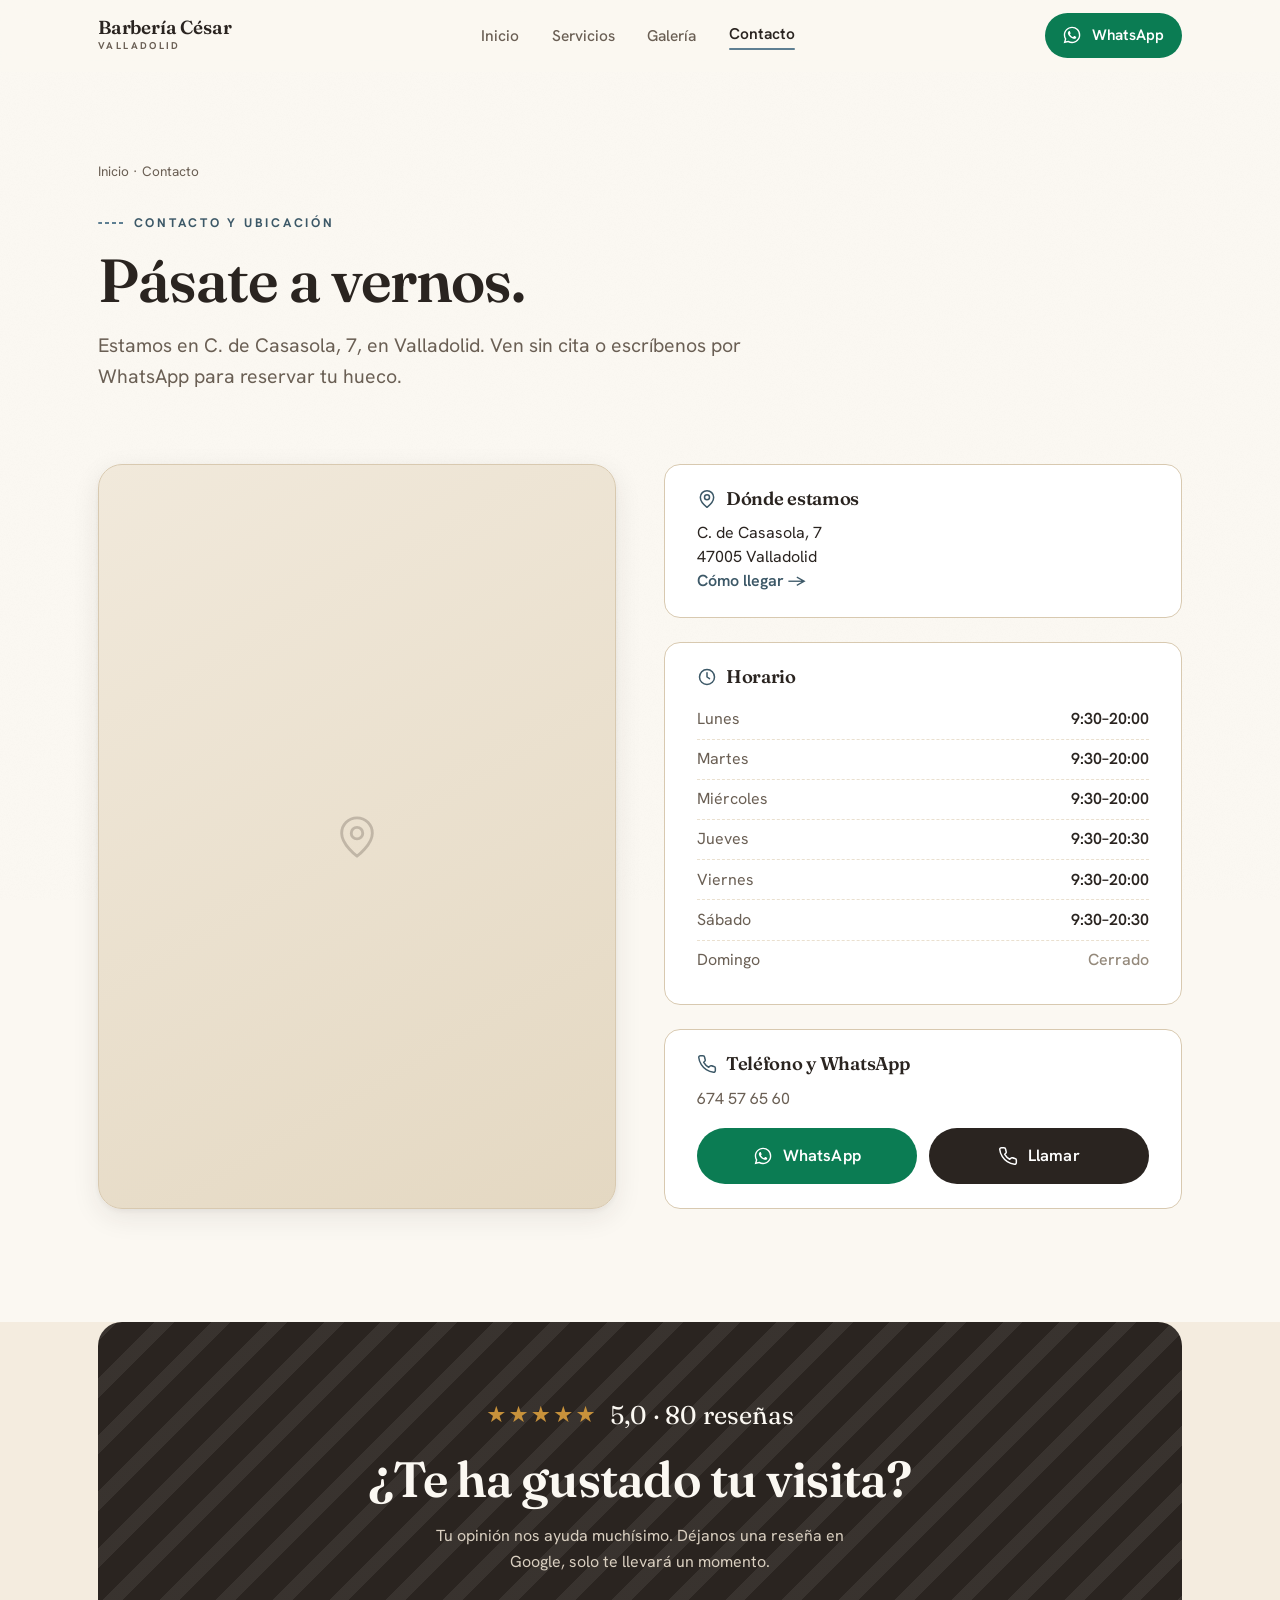
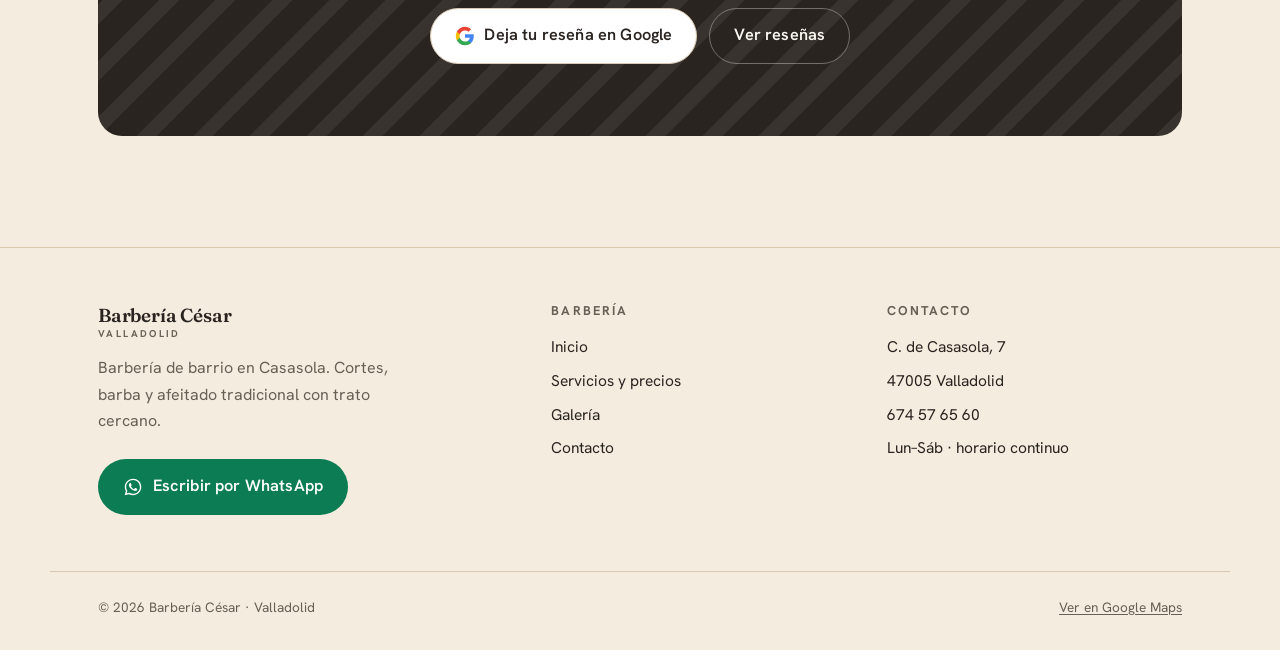
<file: contacto.html>
<!DOCTYPE html>
<html lang="es">
<head>
<meta charset="UTF-8">
<meta name="viewport" content="width=device-width, initial-scale=1">
<title>Contacto · Barbería César Valladolid</title>
<meta name="description" content="Cómo llegar a Barbería César: C. de Casasola, 7, 47005 Valladolid. Horario, teléfono, WhatsApp y reseñas en Google.">
<link rel="icon" type="image/svg+xml" href="[data-uri]">
<link rel="preconnect" href="https://fonts.googleapis.com">
<link rel="preconnect" href="https://fonts.gstatic.com" crossorigin>
<script>document.documentElement.className+=" js";</script>
<style>
/* ============================================================
   Barbería César — Valladolid
   Paleta cálida y relajante (marfil / arena / espresso)
   con un acento azul tomado del propio escaparate.
   ============================================================ */

/* ---------- Tipografías ---------- */
@import url('https://fonts.googleapis.com/css2?family=Fraunces:opsz,wght@9..144,400;9..144,500;9..144,600;9..144,700&family=Hanken+Grotesk:wght@400;500;600;700&display=swap');

/* ---------- Tokens ---------- */
:root{
  /* Color */
  --paper:#FBF8F2;       /* fondo marfil cálido */
  --paper-2:#F4ECDF;     /* sección alterna */
  --sand:#EAE0CF;        /* tarjetas / lavados suaves */
  --sand-deep:#D8C9B0;   /* líneas y bordes */
  --ink:#2A2420;         /* texto espresso */
  --ink-2:#6A5F54;       /* texto secundario */
  --ink-3:#94897B;       /* tenue (solo decorativo) */
  --blue:#5E7F92;        /* azul del escaparate (decorativo) */
  --blue-deep:#3C5867;   /* azul para texto/enlaces */
  --blue-tint:#E7EDEF;   /* lavado azulado */
  --wa:#0B7C53;          /* WhatsApp (texto blanco accesible) */
  --wa-hover:#0A6E4A;
  --white:#ffffff;

  /* Tipografía */
  --serif:'Fraunces', Georgia, 'Times New Roman', serif;
  --sans:'Hanken Grotesk', system-ui, -apple-system, Segoe UI, Roboto, sans-serif;

  /* Escala de espaciado (base 8) */
  --s-1:.25rem; --s0:.5rem; --s1:.75rem; --s2:1rem; --s3:1.5rem;
  --s4:2rem; --s5:2.5rem; --s6:3.5rem; --s7:5rem; --s8:7rem;

  /* Layout */
  --container:1180px;
  --gutter:clamp(1.25rem, 5vw, 3rem);
  --section-y:clamp(3.5rem, 8vw, 6.5rem);
  --radius-sm:10px;
  --radius:16px;
  --radius-lg:24px;

  /* Sombras suaves */
  --shadow-sm:0 1px 2px rgba(42,36,32,.05), 0 2px 8px rgba(42,36,32,.04);
  --shadow:0 8px 28px rgba(42,36,32,.09), 0 2px 6px rgba(42,36,32,.05);
  --shadow-lg:0 22px 55px rgba(42,36,32,.14);

  --ease:cubic-bezier(.22,.61,.36,1);
}

/* ---------- Reset ---------- */
*,*::before,*::after{box-sizing:border-box}
html{-webkit-text-size-adjust:100%;scroll-behavior:smooth;scroll-padding-top:5rem}
@media (prefers-reduced-motion:reduce){html{scroll-behavior:auto}}
body{
  margin:0;
  font-family:var(--sans);
  font-size:1rem;
  line-height:1.65;
  color:var(--ink);
  background:var(--paper);
  -webkit-font-smoothing:antialiased;
  text-rendering:optimizeLegibility;
  -webkit-tap-highlight-color:transparent;
  overflow-x:hidden;
}
img,svg{display:block;max-width:100%;height:auto}
a{color:inherit;text-decoration:none}
button{font-family:inherit}
ul{margin:0;padding:0;list-style:none}

/* Atmósfera: grano cálido muy sutil sobre el fondo */
body::before{
  content:"";
  position:fixed;inset:0;
  pointer-events:none;z-index:0;
  opacity:.5;
  background-image:url("data:image/svg+xml,%3Csvg xmlns='http://www.w3.org/2000/svg' width='140' height='140'%3E%3Cfilter id='n'%3E%3CfeTurbulence type='fractalNoise' baseFrequency='0.85' numOctaves='2' stitchTiles='stitch'/%3E%3CfeColorMatrix type='saturate' values='0'/%3E%3C/filter%3E%3Crect width='100%25' height='100%25' filter='url(%23n)' opacity='0.04'/%3E%3C/svg%3E");
}

/* ---------- Tipografía base ---------- */
h1,h2,h3,h4{font-family:var(--serif);font-weight:600;line-height:1.1;color:var(--ink);margin:0;letter-spacing:-.015em;text-wrap:balance}
h1{font-size:clamp(2.3rem,6.5vw,4.6rem);font-weight:600;line-height:1.06}
h2{font-size:clamp(1.78rem,4.2vw,3.1rem)}
h3{font-size:clamp(1.25rem,2.5vw,1.65rem)}
p{margin:0}

.eyebrow{
  font-family:var(--sans);
  font-size:.78rem;
  font-weight:700;
  letter-spacing:.22em;
  text-transform:uppercase;
  color:var(--blue-deep);
  display:inline-flex;align-items:center;gap:.6rem;
}
.eyebrow::before{
  content:"";width:26px;height:2px;border-radius:2px;
  background:repeating-linear-gradient(90deg,var(--blue) 0 4px, transparent 4px 7px);
}

.lead{font-size:clamp(1.05rem,1.6vw,1.22rem);color:var(--ink-2);line-height:1.6;max-width:60ch;text-wrap:pretty}

/* ---------- Layout ---------- */
.wrap{max-width:var(--container);margin-inline:auto;padding-inline:var(--gutter);position:relative;z-index:1}
.section{padding-block:var(--section-y);position:relative;z-index:1}
.section--tint{background:var(--paper-2)}
.section--sand{background:linear-gradient(180deg,var(--paper) 0%, var(--paper-2) 100%)}
.section-head{max-width:62ch;margin-bottom:var(--s5)}
.section-head .eyebrow{margin-bottom:var(--s2)}
.section-head h2 + p{margin-top:var(--s2)}

.center{text-align:center;margin-inline:auto}

/* ---------- Botones ---------- */
.btn{
  --btn-bg:var(--ink);--btn-fg:var(--white);--btn-bd:transparent;
  display:inline-flex;align-items:center;justify-content:center;gap:.6rem;
  min-height:52px;padding:.85rem 1.5rem;
  background:var(--btn-bg);color:var(--btn-fg);
  border:1.5px solid var(--btn-bd);border-radius:999px;
  font-size:1.02rem;font-weight:600;letter-spacing:.01em;cursor:pointer;
  transition:transform .18s var(--ease), box-shadow .18s var(--ease), background .18s var(--ease), color .18s var(--ease), border-color .18s var(--ease);
  touch-action:manipulation;
}
.btn svg{width:20px;height:20px;flex:none}
.btn:hover{transform:translateY(-2px);box-shadow:var(--shadow)}
.btn:active{transform:translateY(0)}
.btn:focus-visible{outline:3px solid var(--blue);outline-offset:3px}

.btn--wa{--btn-bg:var(--wa);--btn-fg:var(--white)}
.btn--wa:hover{--btn-bg:var(--wa-hover)}
.btn--dark{--btn-bg:var(--ink);--btn-fg:var(--white)}
.btn--ghost{--btn-bg:transparent;--btn-fg:var(--ink);--btn-bd:var(--sand-deep)}
.btn--ghost:hover{--btn-bg:var(--white);--btn-bd:var(--ink)}
.btn--light{--btn-bg:var(--white);--btn-fg:var(--ink);--btn-bd:var(--sand-deep)}
.btn--light:hover{--btn-bd:var(--ink)}
.btn--block{width:100%}

.btn-row{display:flex;flex-wrap:wrap;gap:var(--s1)}

/* ---------- Header ---------- */
.site-header{
  position:sticky;top:0;z-index:100;
  background:color-mix(in srgb, var(--paper) 86%, transparent);
  backdrop-filter:blur(12px);-webkit-backdrop-filter:blur(12px);
  border-bottom:1px solid transparent;
  transition:border-color .3s var(--ease), background .3s var(--ease);
}
.site-header.is-scrolled{border-bottom-color:var(--sand-deep);background:color-mix(in srgb, var(--paper) 94%, transparent)}
.header-inner{
  max-width:var(--container);margin-inline:auto;padding:.75rem var(--gutter);
  display:flex;align-items:center;justify-content:space-between;gap:1rem;
}
.brand{display:inline-flex;align-items:center;gap:.65rem;z-index:60}
.brand__text{display:flex;flex-direction:column;line-height:1}
.brand__name{font-family:var(--serif);font-weight:600;font-size:1.18rem;letter-spacing:-.01em}
.brand__sub{font-size:.62rem;font-weight:700;letter-spacing:.24em;text-transform:uppercase;color:var(--ink-2);margin-top:.2rem}

.nav{display:flex;align-items:center;gap:.35rem}
.nav a{
  padding:.55rem .85rem;border-radius:999px;
  font-weight:500;font-size:.97rem;color:var(--ink-2);
  transition:color .15s var(--ease), background .15s var(--ease);
}
.nav a:hover{color:var(--ink);background:var(--sand)}
.nav a.is-active{color:var(--ink);font-weight:600}
.nav a.is-active::after{
  content:"";display:block;height:2px;margin-top:.1rem;border-radius:2px;
  background:var(--blue);
}
.header-actions{display:flex;align-items:center;gap:.5rem}
.header-actions .btn{min-height:44px;padding:.55rem 1.05rem;font-size:.95rem}

/* hamburguesa */
.nav-toggle{
  display:none;width:46px;height:46px;border:1.5px solid var(--sand-deep);
  background:var(--white);border-radius:12px;cursor:pointer;
  align-items:center;justify-content:center;
  position:relative;z-index:60;
}
.nav-toggle span,.nav-toggle span::before,.nav-toggle span::after{
  content:"";display:block;width:20px;height:2px;background:var(--ink);border-radius:2px;
  transition:transform .25s var(--ease), opacity .2s var(--ease);
}
.nav-toggle span{position:relative}
.nav-toggle span::before{position:absolute;top:-6px}
.nav-toggle span::after{position:absolute;top:6px}
.nav-toggle[aria-expanded="true"] span{background:transparent}
.nav-toggle[aria-expanded="true"] span::before{transform:translateY(6px) rotate(45deg)}
.nav-toggle[aria-expanded="true"] span::after{transform:translateY(-6px) rotate(-45deg)}

/* ---------- Hero ---------- */
.hero{position:relative;overflow:hidden}
.hero__grid{
  display:grid;grid-template-columns:1.05fr .95fr;gap:clamp(2rem,5vw,4.5rem);
  align-items:center;
  padding-block:clamp(3rem,7vw,5.5rem);
}
.hero__content{max-width:34rem}
.hero h1{margin-top:var(--s3)}
.hero h1 em{font-style:italic;color:var(--blue-deep)}
.hero__lead{margin-top:var(--s3)}
.hero__cta{margin-top:var(--s4)}
.hero__meta{display:flex;flex-wrap:wrap;gap:1.5rem 2rem;margin-top:var(--s5);padding-top:var(--s4);border-top:1px solid var(--sand-deep)}
.hero__stat{display:flex;flex-direction:column;gap:.15rem}
.hero__stat b{font-family:var(--serif);font-size:1.7rem;font-weight:600;line-height:1}
.hero__stat span{font-size:.85rem;color:var(--ink-2);letter-spacing:.02em}
.stars{color:#C8923B;letter-spacing:.1em;font-size:1rem}

.hero__media{position:relative}
.hero__media img{
  width:100%;aspect-ratio:4/5;object-fit:cover;object-position:center;
  border-radius:var(--radius-lg);box-shadow:var(--shadow-lg);
}
.hero__media::after{
  content:"";position:absolute;inset:0;border-radius:var(--radius-lg);
  box-shadow:inset 0 0 0 1px rgba(42,36,32,.06);
  pointer-events:none;
}
.hero__badge{
  position:absolute;left:-14px;bottom:24px;
  background:var(--white);border:1px solid var(--sand-deep);
  border-radius:14px;padding:.7rem 1rem;box-shadow:var(--shadow);
  display:flex;align-items:center;gap:.6rem;
}
.hero__badge svg{width:30px;height:30px}
.hero__badge b{font-family:var(--serif);font-size:1.15rem;line-height:1}
.hero__badge span{font-size:.74rem;color:var(--ink-2);display:block}

/* ---------- Cards de valores ---------- */
.feature-grid{display:grid;grid-template-columns:repeat(3,1fr);gap:var(--s3)}
.feature{
  background:var(--white);border:1px solid var(--sand-deep);
  border-radius:var(--radius);padding:var(--s4);
  box-shadow:var(--shadow-sm);
  transition:transform .2s var(--ease), box-shadow .2s var(--ease);
}
.feature:hover{transform:translateY(-4px);box-shadow:var(--shadow)}
.feature__icon{
  width:52px;height:52px;border-radius:13px;
  background:var(--blue-tint);color:var(--blue-deep);
  display:flex;align-items:center;justify-content:center;margin-bottom:var(--s3);
}
.feature__icon svg{width:26px;height:26px}
.feature h3{margin-bottom:var(--s1)}
.feature p{color:var(--ink-2)}

/* ---------- Tarifa (lista con puntos guía) ---------- */
.tariff-wrap{
  background:var(--white);border:1px solid var(--sand-deep);
  border-radius:var(--radius-lg);padding:clamp(1.5rem,4vw,2.75rem);
  box-shadow:var(--shadow);max-width:680px;
}
.tariff-wrap .stripe{
  height:7px;border-radius:7px;margin-bottom:var(--s4);
  background:
    repeating-linear-gradient(135deg,var(--blue) 0 10px, var(--sand) 10px 20px);
  opacity:.5;
}
.tariff{display:flex;flex-direction:column}
.tariff__row{display:flex;align-items:baseline;gap:.85rem;padding-block:var(--s3)}
.tariff__row + .tariff__row{border-top:1px solid var(--sand)}
.tariff__name{font-weight:600;font-size:1.08rem}
.tariff__name small{display:block;font-weight:500;font-size:.84rem;color:var(--ink-2);margin-top:.1rem}
.tariff__leader{flex:1;align-self:center;border-bottom:2px dotted var(--sand-deep);min-width:18px}
.tariff__price{
  font-family:var(--serif);font-weight:600;font-size:1.3rem;
  font-variant-numeric:tabular-nums;white-space:nowrap;color:var(--ink);
}
.tariff__price--star{color:var(--blue-deep)}
.tariff-note{margin-top:var(--s3);font-size:.9rem;color:var(--ink-2);display:flex;gap:.5rem;align-items:flex-start}
.tariff-note svg{width:18px;height:18px;flex:none;margin-top:.15rem;color:var(--blue-deep)}

/* layout servicios: tarifa + acompañamiento */
.services-split{display:grid;grid-template-columns:1fr .85fr;gap:clamp(2rem,5vw,4rem);align-items:start}
.services-aside{position:sticky;top:90px}
.services-aside img{width:100%;aspect-ratio:3/4;object-fit:cover;border-radius:var(--radius);box-shadow:var(--shadow)}
.services-aside .lead{margin-top:var(--s3)}

/* ---------- Galería ---------- */
.gallery{display:grid;grid-template-columns:repeat(3,1fr);gap:var(--s2)}
.gallery--preview{grid-template-columns:repeat(4,1fr)}
.shot{
  position:relative;overflow:hidden;border-radius:var(--radius);
  background:var(--sand);box-shadow:var(--shadow-sm);
  aspect-ratio:3/4;width:100%;margin:0;
}
.shot img{
  width:100%;height:100%;object-fit:cover;object-position:center top;
  transition:transform .5s var(--ease);
}
.shot:hover img{transform:scale(1.045)}
.shot::after{
  content:"";position:absolute;inset:0;border-radius:var(--radius);
  box-shadow:inset 0 0 0 1px rgba(42,36,32,.07);pointer-events:none;
}
.gallery-feature{
  position:relative;overflow:hidden;border-radius:var(--radius-lg);
  box-shadow:var(--shadow);margin-bottom:var(--s2);
}
.gallery-feature img{width:100%;aspect-ratio:16/10;object-fit:cover;object-position:center 35%}
@media (max-width:600px){.gallery-feature img{aspect-ratio:4/3}}
.gallery-feature__tag{
  position:absolute;left:18px;bottom:16px;
  background:color-mix(in srgb, var(--ink) 78%, transparent);
  color:var(--white);backdrop-filter:blur(4px);
  padding:.45rem .9rem;border-radius:999px;font-size:.82rem;font-weight:600;letter-spacing:.02em;
}

/* ---------- Reseñas ---------- */
.reviews-top{display:flex;flex-wrap:wrap;align-items:center;justify-content:space-between;gap:var(--s3);margin-bottom:var(--s5)}
.rating-badge{display:flex;align-items:center;gap:1rem}
.rating-badge__score{font-family:var(--serif);font-size:3rem;font-weight:600;line-height:.9}
.rating-badge__meta .stars{font-size:1.15rem}
.rating-badge__meta span{display:block;font-size:.9rem;color:var(--ink-2);margin-top:.2rem}
.review-grid{display:grid;grid-template-columns:repeat(3,1fr);gap:var(--s2)}
.review{
  background:var(--white);border:1px solid var(--sand-deep);border-radius:var(--radius);
  padding:var(--s3);box-shadow:var(--shadow-sm);display:flex;flex-direction:column;gap:var(--s2);
}
.review .stars{font-size:.9rem}
.review p{color:var(--ink);line-height:1.55}
.review__author{display:flex;align-items:center;gap:.6rem;margin-top:auto;padding-top:var(--s1)}
.review__avatar{width:36px;height:36px;border-radius:50%;background:var(--blue-tint);color:var(--blue-deep);display:flex;align-items:center;justify-content:center;font-weight:700;font-size:.9rem;flex:none;overflow:hidden}
.review__avatar svg{width:17px;height:17px;flex:none}
.review__author div b{display:block;font-size:.92rem;font-weight:600;line-height:1.25}
.review__author div span{display:block;font-size:.78rem;color:var(--ink-2)}
.gmark{width:16px;height:16px;vertical-align:-2px}

/* ---------- Bloque ubicación / contacto ---------- */
.contact-grid{display:grid;grid-template-columns:1fr 1fr;gap:clamp(1.5rem,4vw,3rem);align-items:stretch}
.map-card{
  position:relative;border-radius:var(--radius-lg);overflow:hidden;
  border:1px solid var(--sand-deep);box-shadow:var(--shadow);min-height:340px;
  background:linear-gradient(150deg,#F1E9DB,#E4D8C2);
}
.map-card::before{
  content:"";position:absolute;inset:0;z-index:0;opacity:.32;
  background:no-repeat center/46px url("data:image/svg+xml,%3Csvg xmlns='http://www.w3.org/2000/svg' viewBox='0 0 24 24' fill='none' stroke='%236A5F54' stroke-width='1.5' stroke-linecap='round' stroke-linejoin='round'%3E%3Cpath d='M20 10c0 6-8 12-8 12s-8-6-8-12a8 8 0 0 1 16 0z'/%3E%3Ccircle cx='12' cy='10' r='3'/%3E%3C/svg%3E");
}
.map-card iframe{position:relative;z-index:1;width:100%;height:100%;min-height:340px;border:0;display:block;filter:saturate(.94)}
.info-card{display:flex;flex-direction:column;gap:var(--s3)}
.info-block{background:var(--white);border:1px solid var(--sand-deep);border-radius:var(--radius);padding:var(--s3) var(--s4)}
.info-block h3{font-size:1.15rem;margin-bottom:var(--s1);display:flex;align-items:center;gap:.55rem}
.info-block h3 svg{width:20px;height:20px;color:var(--blue-deep)}
.info-line{display:flex;justify-content:space-between;gap:1rem;padding-block:.4rem;border-bottom:1px dashed var(--sand)}
.info-line:last-child{border-bottom:0}
.info-line span:first-child{color:var(--ink-2)}
.info-line span:last-child{font-weight:600;font-variant-numeric:tabular-nums}
.info-line.is-closed span:last-child{color:var(--ink-3);font-weight:500}
.info-line.is-today{background:var(--blue-tint);margin-inline:-.6rem;padding-inline:.6rem;border-radius:8px;border-bottom-color:transparent}
.addr{font-style:normal;color:var(--ink);line-height:1.5}
.addr a{color:var(--blue-deep);font-weight:600}

/* botones de contacto (no flotantes) */
.contact-actions{display:grid;grid-template-columns:1fr 1fr;gap:var(--s1)}
@media (max-width:420px){.contact-actions{grid-template-columns:1fr}}

/* redes sociales */
.socials{display:flex;gap:.6rem;flex-wrap:wrap}
.social-btn{
  width:48px;height:48px;border-radius:12px;
  display:flex;align-items:center;justify-content:center;
  border:1.5px solid var(--sand-deep);background:var(--white);color:var(--ink);
  transition:transform .18s var(--ease), color .18s var(--ease), border-color .18s var(--ease), background .18s var(--ease);
}
.social-btn svg{width:22px;height:22px}
.social-btn:hover{transform:translateY(-2px)}
.social-btn--wa:hover{color:#fff;background:var(--wa);border-color:var(--wa)}
.social-btn:focus-visible{outline:3px solid var(--blue);outline-offset:2px}

/* ---------- CTA banda ---------- */
.cta-band{position:relative;overflow:hidden;background:var(--ink);color:var(--paper);border-radius:var(--radius-lg)}
.cta-band__inner{padding:clamp(2.5rem,6vw,4.5rem);text-align:center;position:relative;z-index:1}
.cta-band h2{color:var(--paper);max-width:20ch;margin-inline:auto}
.cta-band p{color:#D9CFC0;margin-top:var(--s2);max-width:48ch;margin-inline:auto}
.cta-band .btn-row{justify-content:center;margin-top:var(--s4)}
.cta-band .btn--ghost{--btn-fg:var(--paper);--btn-bd:rgba(251,248,242,.35)}
.cta-band .btn--ghost:hover{--btn-bg:rgba(251,248,242,.12);--btn-bd:var(--paper)}
.cta-band__stripe{
  position:absolute;inset:0;opacity:.07;z-index:0;
  background:repeating-linear-gradient(135deg,var(--paper) 0 14px, transparent 14px 40px);
}

/* ---------- Footer ---------- */
.site-footer{background:var(--paper-2);border-top:1px solid var(--sand-deep);padding-block:var(--s6) var(--s4);position:relative;z-index:1}
.footer-grid{display:grid;grid-template-columns:1.4fr 1fr 1fr;gap:var(--s5)}
.footer-brand .brand{margin-bottom:var(--s2)}
.footer-brand p{color:var(--ink-2);max-width:34ch}
.footer-wa{margin-top:var(--s3)}
.footer-col h4{font-family:var(--sans);font-size:.8rem;font-weight:700;letter-spacing:.16em;text-transform:uppercase;color:var(--ink-2);margin-bottom:var(--s2)}
.footer-col ul{display:flex;flex-direction:column;gap:.5rem}
.footer-col a,.footer-col li{color:var(--ink);font-size:.97rem}
.footer-col a:hover{color:var(--blue-deep)}
.footer-col .socials{margin-top:var(--s2)}
.footer-bottom{
  max-width:var(--container);margin:var(--s6) auto 0;padding:var(--s3) var(--gutter) 0;
  border-top:1px solid var(--sand-deep);
  display:flex;flex-wrap:wrap;gap:.75rem 1.5rem;justify-content:space-between;align-items:center;
  font-size:.85rem;color:var(--ink-2);
}
.footer-bottom a{color:var(--ink-2);text-decoration:underline;text-underline-offset:2px}

/* ---------- Page hero (subpáginas) ---------- */
.page-hero{padding-block:clamp(2.5rem,6vw,4.5rem) clamp(1.5rem,4vw,2.5rem)}
.page-hero .eyebrow{margin-bottom:var(--s2)}
.page-hero h1{font-size:clamp(2.05rem,5.5vw,3.8rem)}
.page-hero p{margin-top:var(--s2)}
.breadcrumb{font-size:.85rem;color:var(--ink-2);margin-bottom:var(--s3)}
.breadcrumb a:hover{color:var(--blue-deep)}

/* ---------- Animaciones de entrada ----------
   El estado oculto solo se aplica si hay JS (clase .js en <html>).
   Sin JS, todo el contenido es visible por defecto. */
.js .reveal{opacity:0;transform:translateY(14px);transition:opacity .55s var(--ease), transform .55s var(--ease);will-change:opacity,transform}
.js .reveal.in{opacity:1;transform:none}
.js .reveal[data-d="1"]{transition-delay:.07s}
.js .reveal[data-d="2"]{transition-delay:.14s}
.js .reveal[data-d="3"]{transition-delay:.21s}
@media (prefers-reduced-motion:reduce){
  .js .reveal{opacity:1;transform:none;transition:none}
  .shot img,.btn,.feature{transition:none}
}

/* ============================================================
   RESPONSIVE
   ============================================================ */
@media (max-width:980px){
  .hero__grid{grid-template-columns:1fr;gap:var(--s5)}
  .hero__media{max-width:520px;margin-inline:auto;order:-1}
  .hero__media img{aspect-ratio:4/3;object-position:center 42%}
  .hero__content{max-width:none}
  .services-split{grid-template-columns:1fr}
  .services-aside{position:static;max-width:460px}
  .services-aside img{aspect-ratio:16/10}
  .contact-grid{grid-template-columns:1fr}
  .footer-grid{grid-template-columns:1fr 1fr;gap:var(--s4)}
  .footer-brand{grid-column:1 / -1}
}

@media (max-width:760px){
  /* Menú móvil */
  .nav-toggle{display:inline-flex}
  .header-actions .btn-call-label{display:none}
  /* Al abrir el menú, la marca se oculta para no quedar por encima del panel */
  .brand{transition:opacity .22s var(--ease), visibility .22s var(--ease)}
  body.menu-open .brand{opacity:0;visibility:hidden;pointer-events:none}
  body.menu-open .header-actions{opacity:0;visibility:hidden;pointer-events:none;transition:opacity .22s var(--ease), visibility .22s var(--ease)}
  .nav{
    position:fixed;top:0;right:0;height:100vh;height:100dvh;width:min(82vw,330px);
    flex-direction:column;align-items:stretch;gap:.25rem;
    background:var(--paper);border-left:1px solid var(--sand-deep);
    padding:5.5rem var(--s3) var(--s3);overflow-y:auto;
    box-shadow:var(--shadow-lg);z-index:55;
    opacity:0;visibility:hidden;pointer-events:none;
    transition:opacity .28s var(--ease), visibility .28s var(--ease);
  }
  .nav.is-open{opacity:1;visibility:visible;pointer-events:auto}
  .nav a{padding:.9rem 1rem;font-size:1.1rem;border-radius:12px}
  .nav a.is-active::after{display:none}
  .nav a.is-active{background:var(--sand)}
  .nav-backdrop{
    position:fixed;inset:0;background:rgba(42,36,32,.4);
    opacity:0;visibility:hidden;transition:opacity .3s var(--ease);z-index:54;
  }
  .nav-backdrop.is-open{opacity:1;visibility:visible}
  body.menu-open{overflow:hidden}

  .feature-grid{grid-template-columns:1fr;gap:var(--s2)}
  .review-grid{grid-template-columns:1fr}
  .reviews-top{justify-content:flex-start}

  /* Mapa más contenido y badge del hero dentro de la imagen */
  .map-card,.map-card iframe{min-height:300px}
  .hero__media{order:-1}
  .hero__badge{left:14px;bottom:14px;padding:.6rem .85rem;border-radius:13px}
  .hero__badge svg{width:26px;height:26px}
  .hero__badge b{font-size:1.05rem}
  .hero__badge span{font-size:.7rem}
  /* Eyebrow más compacto para que no se amontone */
  .eyebrow{letter-spacing:.14em;font-size:.72rem}

  /* Quitar el botón de WhatsApp del header (queda la hamburguesa) */
  .header-actions{display:none}
  /* Ocultar la descripción del hero para subir los botones */
  .hero__lead{display:none}
  .hero h1{margin-bottom:var(--s4)}
  .hero__cta{margin-top:0}
  /* "Nuestro trabajo" y galería: fotos grandes y muy pegadas */
  .gallery,.gallery--preview{grid-template-columns:repeat(2,1fr);gap:2px;margin-inline:calc(-1 * var(--gutter) + 2px)}
  .shot{border-radius:5px}
}

@media (max-width:560px){
  .gallery,.gallery--preview{grid-template-columns:repeat(2,1fr);gap:2px;margin-inline:calc(-1 * var(--gutter))}
  .shot{border-radius:4px}
  .hero__meta{flex-direction:column;gap:.7rem;align-items:stretch}
  .hero__stat{flex-direction:row;align-items:baseline;gap:.7rem}
  .hero__stat b{font-size:1.35rem;min-width:3.7rem}
  .hero__stat span{font-size:.9rem}
  .btn-row .btn{flex:1 1 auto}
  .tariff__price{font-size:1.2rem}
  .map-card,.map-card iframe{min-height:260px}
  .hero__badge{left:12px;bottom:12px}
  .footer-grid{grid-template-columns:1fr}
  .footer-bottom{flex-direction:column;align-items:flex-start}
}

/* Pantallas amplias: respiración extra */
@media (min-width:1280px){
  :root{--section-y:7rem}
}

/* ============================================================
   CARRUSEL (reseñas, valores e imágenes en móvil)
   En escritorio la pista mantiene su rejilla; los controles
   solo aparecen en móvil.
   ============================================================ */
.carousel{position:relative}
.carousel__controls{display:none}

@media (max-width:760px){
  .carousel__track{
    display:flex;gap:var(--s2);
    overflow-x:auto;scroll-snap-type:x mandatory;scroll-behavior:smooth;
    -webkit-overflow-scrolling:touch;scrollbar-width:none;
    padding:.35rem .25rem 1rem;margin-inline:-.25rem;
  }
  .carousel__track::-webkit-scrollbar{display:none}
  .carousel__track > *{flex:0 0 86%;scroll-snap-align:center}
  /* Dentro del carrusel las tarjetas siempre están visibles */
  .js .carousel__track > *{opacity:1;transform:none}

  .carousel__controls{
    display:flex;align-items:center;justify-content:center;
    gap:1.1rem;margin-top:var(--s3);
  }
  .carousel__btn{
    width:46px;height:46px;border-radius:50%;flex:none;padding:0;
    border:1.5px solid var(--sand-deep);background:var(--white);color:var(--ink);
    display:flex;align-items:center;justify-content:center;cursor:pointer;
    transition:background .2s var(--ease),border-color .2s var(--ease),opacity .2s var(--ease),transform .12s var(--ease);
    box-shadow:var(--shadow-sm);
  }
  .carousel__btn svg{width:21px;height:21px}
  .carousel__btn:hover{border-color:var(--ink-2)}
  .carousel__btn:active{transform:scale(.93)}
  .carousel__btn:disabled{opacity:.32;cursor:default;box-shadow:none}
  .carousel__dots{display:flex;align-items:center;gap:.5rem}
  .carousel__dot{
    width:8px;height:8px;border-radius:50%;border:0;padding:0;cursor:pointer;
    background:var(--sand-deep);transition:background .25s var(--ease),width .25s var(--ease);
  }
  .carousel__dot.is-active{background:var(--ink);width:22px;border-radius:5px}
}

</style>
</head>
<body>

<header class="site-header">
  <div class="header-inner">
    <a class="brand" href="index.html" aria-label="Barbería César — inicio">
      
      <span class="brand__text"><span class="brand__name">Barbería César</span><span class="brand__sub">Valladolid</span></span>
    </a>
    <nav class="nav" id="site-nav" aria-label="Principal">
      <a href="index.html">Inicio</a>
      <a href="servicios.html">Servicios</a>
      <a href="galeria.html">Galería</a>
      <a href="contacto.html" class="is-active">Contacto</a>
    </nav>
    <div class="header-actions">
      <a class="btn btn--wa" href="https://wa.me/34674576560?text=Hola%2C%20quer%C3%ADa%20pedir%20cita%20en%20Barber%C3%ADa%20C%C3%A9sar" target="_blank" rel="noopener">
        <svg viewBox="0 0 24 24" aria-hidden="true" fill="currentColor"><path d="M19.05 4.91A9.82 9.82 0 0 0 12.04 2C6.58 2 2.13 6.45 2.13 11.91c0 1.75.46 3.45 1.32 4.95L2 22l5.25-1.38a9.9 9.9 0 0 0 4.79 1.22h.01c5.46 0 9.91-4.45 9.91-9.91 0-2.65-1.03-5.14-2.9-7.02zM12.05 20.15a8.2 8.2 0 0 1-4.18-1.15l-.3-.18-3.12.82.83-3.04-.2-.31a8.2 8.2 0 0 1-1.26-4.38c0-4.54 3.7-8.23 8.24-8.23 2.2 0 4.27.86 5.82 2.42a8.18 8.18 0 0 1 2.41 5.82c0 4.54-3.7 8.23-8.24 8.23zm4.52-6.16c-.25-.12-1.47-.72-1.69-.81-.23-.08-.39-.12-.56.13-.16.25-.64.81-.79.97-.14.17-.29.19-.54.06-.25-.12-1.05-.39-1.99-1.23-.74-.66-1.23-1.47-1.38-1.72-.14-.25-.01-.38.11-.51.11-.11.25-.29.37-.43.12-.14.16-.25.25-.41.08-.17.04-.31-.02-.43-.06-.12-.56-1.34-.76-1.84-.2-.48-.41-.42-.56-.43h-.48c-.17 0-.43.06-.66.31-.22.25-.86.85-.86 2.07 0 1.22.89 2.4 1.01 2.56.12.17 1.75 2.67 4.23 3.74.59.26 1.05.41 1.41.52.59.19 1.13.16 1.56.1.48-.07 1.47-.6 1.68-1.18.21-.58.21-1.07.14-1.18-.06-.11-.22-.17-.47-.29z"/></svg>
        <span class="btn-call-label">WhatsApp</span>
      </a>
    </div>
    <button class="nav-toggle" aria-label="Abrir menú" aria-controls="site-nav" aria-expanded="false"><span></span></button>
  </div>
</header>
<div class="nav-backdrop" aria-hidden="true"></div>

<main>

<section class="page-hero">
  <div class="wrap">
    <p class="breadcrumb reveal in"><a href="index.html">Inicio</a> · Contacto</p>
    <div class="reveal in">
      <span class="eyebrow">Contacto y ubicación</span>
      <h1>Pásate a vernos.</h1>
      <p class="lead">Estamos en C. de Casasola, 7, en Valladolid. Ven sin cita o escríbenos por WhatsApp para reservar tu hueco.</p>
    </div>
  </div>
</section>

<section class="section" style="padding-top:var(--s4)">
  <div class="wrap">
    <div class="contact-grid">
      <div class="map-card reveal">
        <iframe
          title="Mapa de Barbería César en C. de Casasola, 7, Valladolid"
          src="https://www.google.com/maps?q=Barber%C3%ADa%20Profesional%20Cesar%2C%20C.%20de%20Casasola%2C%207%2C%2047005%20Valladolid&z=16&output=embed"
          loading="lazy" referrerpolicy="no-referrer-when-downgrade" allowfullscreen></iframe>
      </div>

      <div class="info-card reveal" data-d="1">
        <div class="info-block">
          <h3>
            <svg viewBox="0 0 24 24" aria-hidden="true" fill="none" stroke="currentColor" stroke-width="1.8" stroke-linecap="round" stroke-linejoin="round"><path d="M20 10c0 6-8 12-8 12s-8-6-8-12a8 8 0 0 1 16 0z"/><circle cx="12" cy="10" r="3"/></svg>
            Dónde estamos
          </h3>
          <address class="addr">
            C. de Casasola, 7<br>47005 Valladolid<br>
            <a href="https://www.google.com/maps/dir/?api=1&destination=Barber%C3%ADa%20Profesional%20Cesar%20Casasola%207%20Valladolid&destination_place_id=ChIJ3dQNRzgTRw0RWddzvjL9yX8" target="_blank" rel="noopener">Cómo llegar →</a>
          </address>
        </div>

        <div class="info-block">
          <h3>
            <svg viewBox="0 0 24 24" aria-hidden="true" fill="none" stroke="currentColor" stroke-width="1.8" stroke-linecap="round" stroke-linejoin="round"><circle cx="12" cy="12" r="9"/><path d="M12 7v5l3 2"/></svg>
            Horario
          </h3>
          <div class="info-line"><span>Lunes</span><span>9:30–20:00</span></div>
          <div class="info-line"><span>Martes</span><span>9:30–20:00</span></div>
          <div class="info-line"><span>Miércoles</span><span>9:30–20:00</span></div>
          <div class="info-line"><span>Jueves</span><span>9:30–20:30</span></div>
          <div class="info-line"><span>Viernes</span><span>9:30–20:00</span></div>
          <div class="info-line"><span>Sábado</span><span>9:30–20:30</span></div>
          <div class="info-line is-closed"><span>Domingo</span><span>Cerrado</span></div>
        </div>

        <div class="info-block">
          <h3>
            <svg viewBox="0 0 24 24" aria-hidden="true" fill="none" stroke="currentColor" stroke-width="1.8" stroke-linecap="round" stroke-linejoin="round"><path d="M22 16.92v3a2 2 0 0 1-2.18 2 19.8 19.8 0 0 1-8.63-3.07 19.5 19.5 0 0 1-6-6 19.8 19.8 0 0 1-3.07-8.67A2 2 0 0 1 4.11 2h3a2 2 0 0 1 2 1.72c.13.96.36 1.9.69 2.81a2 2 0 0 1-.45 2.11L8.09 9.91a16 16 0 0 0 6 6l1.27-1.27a2 2 0 0 1 2.11-.45c.9.33 1.85.56 2.81.69A2 2 0 0 1 22 16.92z"/></svg>
            Teléfono y WhatsApp
          </h3>
          <p style="margin-bottom:var(--s2);color:var(--ink-2)">674 57 65 60</p>
          <div class="contact-actions">
            <a class="btn btn--wa" href="https://wa.me/34674576560?text=Hola%2C%20quer%C3%ADa%20pedir%20cita%20en%20Barber%C3%ADa%20C%C3%A9sar" target="_blank" rel="noopener">
              <svg viewBox="0 0 24 24" aria-hidden="true" fill="currentColor"><path d="M19.05 4.91A9.82 9.82 0 0 0 12.04 2C6.58 2 2.13 6.45 2.13 11.91c0 1.75.46 3.45 1.32 4.95L2 22l5.25-1.38a9.9 9.9 0 0 0 4.79 1.22h.01c5.46 0 9.91-4.45 9.91-9.91 0-2.65-1.03-5.14-2.9-7.02zM12.05 20.15a8.2 8.2 0 0 1-4.18-1.15l-.3-.18-3.12.82.83-3.04-.2-.31a8.2 8.2 0 0 1-1.26-4.38c0-4.54 3.7-8.23 8.24-8.23 2.2 0 4.27.86 5.82 2.42a8.18 8.18 0 0 1 2.41 5.82c0 4.54-3.7 8.23-8.24 8.23zm4.52-6.16c-.25-.12-1.47-.72-1.69-.81-.23-.08-.39-.12-.56.13-.16.25-.64.81-.79.97-.14.17-.29.19-.54.06-.25-.12-1.05-.39-1.99-1.23-.74-.66-1.23-1.47-1.38-1.72-.14-.25-.01-.38.11-.51.11-.11.25-.29.37-.43.12-.14.16-.25.25-.41.08-.17.04-.31-.02-.43-.06-.12-.56-1.34-.76-1.84-.2-.48-.41-.42-.56-.43h-.48c-.17 0-.43.06-.66.31-.22.25-.86.85-.86 2.07 0 1.22.89 2.4 1.01 2.56.12.17 1.75 2.67 4.23 3.74.59.26 1.05.41 1.41.52.59.19 1.13.16 1.56.1.48-.07 1.47-.6 1.68-1.18.21-.58.21-1.07.14-1.18-.06-.11-.22-.17-.47-.29z"/></svg>
              WhatsApp
            </a>
            <a class="btn btn--dark" href="tel:+34674576560">
              <svg viewBox="0 0 24 24" aria-hidden="true" fill="none" stroke="currentColor" stroke-width="1.8" stroke-linecap="round" stroke-linejoin="round"><path d="M22 16.92v3a2 2 0 0 1-2.18 2 19.8 19.8 0 0 1-8.63-3.07 19.5 19.5 0 0 1-6-6 19.8 19.8 0 0 1-3.07-8.67A2 2 0 0 1 4.11 2h3a2 2 0 0 1 2 1.72c.13.96.36 1.9.69 2.81a2 2 0 0 1-.45 2.11L8.09 9.91a16 16 0 0 0 6 6l1.27-1.27a2 2 0 0 1 2.11-.45c.9.33 1.85.56 2.81.69A2 2 0 0 1 22 16.92z"/></svg>
              Llamar
            </a>
          </div>
        </div>
      </div>
    </div>
  </div>
</section>

<!-- Reseñas Google -->
<section class="section section--tint" style="padding-top:0">
  <div class="wrap">
    <div class="cta-band reveal">
      <div class="cta-band__stripe" aria-hidden="true"></div>
      <div class="cta-band__inner">
        <div style="display:inline-flex;align-items:center;gap:.75rem;margin-bottom:var(--s2)">
          <span class="stars" aria-hidden="true" style="font-size:1.4rem">★★★★★</span>
          <span style="font-family:var(--serif);font-size:1.6rem">5,0 · 80 reseñas</span>
        </div>
        <h2>¿Te ha gustado tu visita?</h2>
        <p>Tu opinión nos ayuda muchísimo. Déjanos una reseña en Google, solo te llevará un momento.</p>
        <div class="btn-row">
          <a class="btn btn--light" href="https://search.google.com/local/writereview?placeid=ChIJ3dQNRzgTRw0RWddzvjL9yX8" target="_blank" rel="noopener">
            <svg viewBox="0 0 24 24" aria-hidden="true"><path fill="#4285F4" d="M22.5 12.2c0-.78-.07-1.53-.2-2.25H12v4.26h5.9a5.04 5.04 0 0 1-2.19 3.31v2.76h3.54c2.07-1.91 3.25-4.72 3.25-8.08z"/><path fill="#34A853" d="M12 23c2.95 0 5.43-.98 7.24-2.65l-3.54-2.76c-.98.66-2.23 1.05-3.7 1.05-2.85 0-5.26-1.92-6.12-4.5H2.23v2.84A10.99 10.99 0 0 0 12 23z"/><path fill="#FBBC05" d="M5.88 14.13a6.6 6.6 0 0 1 0-4.26V7.03H2.23a11 11 0 0 0 0 9.94l3.65-2.84z"/><path fill="#EA4335" d="M12 5.38c1.6 0 3.05.55 4.18 1.63l3.14-3.14C17.43 2.1 14.95 1 12 1 7.7 1 3.99 3.47 2.23 7.03l3.65 2.84C6.74 7.3 9.15 5.38 12 5.38z"/></svg>
            Deja tu reseña en Google
          </a>
          <a class="btn btn--ghost" href="https://www.google.com/maps/place/?q=place_id:ChIJ3dQNRzgTRw0RWddzvjL9yX8" target="_blank" rel="noopener">Ver reseñas</a>
        </div>
      </div>
    </div>
  </div>
</section>

</main>

<footer class="site-footer">
  <div class="wrap">
    <div class="footer-grid">
      <div class="footer-brand">
        <a class="brand" href="index.html" aria-label="Barbería César — inicio">
          
          <span class="brand__text"><span class="brand__name">Barbería César</span><span class="brand__sub">Valladolid</span></span>
        </a>
        <p>Barbería de barrio en Casasola. Cortes, barba y afeitado tradicional con trato cercano.</p>
        <a class="btn btn--wa footer-wa" href="https://wa.me/34674576560?text=Hola%2C%20quer%C3%ADa%20pedir%20cita%20en%20Barber%C3%ADa%20C%C3%A9sar" target="_blank" rel="noopener"><svg viewBox="0 0 24 24" aria-hidden="true" fill="currentColor"><path d="M19.05 4.91A9.82 9.82 0 0 0 12.04 2C6.58 2 2.13 6.45 2.13 11.91c0 1.75.46 3.45 1.32 4.95L2 22l5.25-1.38a9.9 9.9 0 0 0 4.79 1.22h.01c5.46 0 9.91-4.45 9.91-9.91 0-2.65-1.03-5.14-2.9-7.02zM12.05 20.15a8.2 8.2 0 0 1-4.18-1.15l-.3-.18-3.12.82.83-3.04-.2-.31a8.2 8.2 0 0 1-1.26-4.38c0-4.54 3.7-8.23 8.24-8.23 2.2 0 4.27.86 5.82 2.42a8.18 8.18 0 0 1 2.41 5.82c0 4.54-3.7 8.23-8.24 8.23zm4.52-6.16c-.25-.12-1.47-.72-1.69-.81-.23-.08-.39-.12-.56.13-.16.25-.64.81-.79.97-.14.17-.29.19-.54.06-.25-.12-1.05-.39-1.99-1.23-.74-.66-1.23-1.47-1.38-1.72-.14-.25-.01-.38.11-.51.11-.11.25-.29.37-.43.12-.14.16-.25.25-.41.08-.17.04-.31-.02-.43-.06-.12-.56-1.34-.76-1.84-.2-.48-.41-.42-.56-.43h-.48c-.17 0-.43.06-.66.31-.22.25-.86.85-.86 2.07 0 1.22.89 2.4 1.01 2.56.12.17 1.75 2.67 4.23 3.74.59.26 1.05.41 1.41.52.59.19 1.13.16 1.56.1.48-.07 1.47-.6 1.68-1.18.21-.58.21-1.07.14-1.18-.06-.11-.22-.17-.47-.29z"/></svg> Escribir por WhatsApp</a>
      </div>
      <div class="footer-col">
        <h4>Barbería</h4>
        <ul>
          <li><a href="index.html">Inicio</a></li>
          <li><a href="servicios.html">Servicios y precios</a></li>
          <li><a href="galeria.html">Galería</a></li>
          <li><a href="contacto.html">Contacto</a></li>
        </ul>
      </div>
      <div class="footer-col">
        <h4>Contacto</h4>
        <ul>
          <li>C. de Casasola, 7</li>
          <li>47005 Valladolid</li>
          <li><a href="tel:+34674576560">674 57 65 60</a></li>
          <li>Lun–Sáb · horario continuo</li>
        </ul>
      </div>
    </div>
  </div>
  <div class="footer-bottom">
    <span>© <span id="year">2026</span> Barbería César · Valladolid</span>
    <a href="https://www.google.com/maps/place/?q=place_id:ChIJ3dQNRzgTRw0RWddzvjL9yX8" target="_blank" rel="noopener">Ver en Google Maps</a>
  </div>
</footer>

<script>
/* Barbería César — interacciones mínimas y accesibles */
(function () {
  'use strict';

  /* ---- Header: borde al hacer scroll ---- */
  var header = document.querySelector('.site-header');
  if (header) {
    var onScroll = function () {
      header.classList.toggle('is-scrolled', window.scrollY > 8);
    };
    onScroll();
    window.addEventListener('scroll', onScroll, { passive: true });
  }

  /* ---- Menú móvil ---- */
  var toggle = document.querySelector('.nav-toggle');
  var nav = document.querySelector('#site-nav');
  var backdrop = document.querySelector('.nav-backdrop');

  function setMenu(open) {
    if (!nav || !toggle) return;
    nav.classList.toggle('is-open', open);
    if (backdrop) backdrop.classList.toggle('is-open', open);
    toggle.setAttribute('aria-expanded', open ? 'true' : 'false');
    document.body.classList.toggle('menu-open', open);
  }
  if (toggle) {
    toggle.addEventListener('click', function () {
      setMenu(toggle.getAttribute('aria-expanded') !== 'true');
    });
  }
  if (backdrop) backdrop.addEventListener('click', function () { setMenu(false); });
  if (nav) {
    nav.querySelectorAll('a').forEach(function (a) {
      a.addEventListener('click', function () { setMenu(false); });
    });
  }
  document.addEventListener('keydown', function (e) {
    if (e.key === 'Escape') setMenu(false);
  });

  /* ---- Año automático ---- */
  var y = document.querySelector('#year');
  if (y) y.textContent = new Date().getFullYear();

  /* ---- Reveal al entrar en viewport ---- */
  var reduced = window.matchMedia('(prefers-reduced-motion: reduce)').matches;
  var items = document.querySelectorAll('.reveal');
  if (reduced || !('IntersectionObserver' in window)) {
    items.forEach(function (el) { el.classList.add('in'); });
  } else {
    var io = new IntersectionObserver(function (entries) {
      entries.forEach(function (entry) {
        if (entry.isIntersecting) {
          entry.target.classList.add('in');
          io.unobserve(entry.target);
        }
      });
    }, { rootMargin: '0px 0px -8% 0px', threshold: 0.12 });
    items.forEach(function (el) { io.observe(el); });
  }

  /* ---- Carrusel (reseñas, valores e imágenes) ---- */
  var mq = window.matchMedia('(max-width: 760px)');

  function wireCarousel(track, controls) {
    var prev = controls.querySelector('[data-dir="prev"]');
    var next = controls.querySelector('[data-dir="next"]');
    var dotsWrap = controls.querySelector('.carousel__dots');
    var kids = track.children;
    var dots = [];
    for (var i = 0; i < kids.length; i++) {
      var d = document.createElement('button');
      d.type = 'button';
      d.className = 'carousel__dot';
      d.setAttribute('aria-label', 'Ir al elemento ' + (i + 1));
      d.addEventListener('click', (function (idx) {
        return function () { go(idx); };
      })(i));
      dotsWrap.appendChild(d);
      dots.push(d);
    }
    function current() {
      var tr = track.getBoundingClientRect();
      var center = tr.left + tr.width / 2;
      var best = 0, bestD = Infinity;
      for (var i = 0; i < kids.length; i++) {
        var r = kids[i].getBoundingClientRect();
        var dd = Math.abs((r.left + r.width / 2) - center);
        if (dd < bestD) { bestD = dd; best = i; }
      }
      return best;
    }
    function go(i) {
      i = Math.max(0, Math.min(kids.length - 1, i));
      var r = kids[i].getBoundingClientRect();
      var tr = track.getBoundingClientRect();
      track.scrollBy({ left: (r.left + r.width / 2) - (tr.left + tr.width / 2), behavior: 'smooth' });
    }
    function update() {
      var c = current();
      for (var i = 0; i < dots.length; i++) dots[i].classList.toggle('is-active', i === c);
      if (prev) prev.disabled = (c <= 0);
      if (next) next.disabled = (c >= kids.length - 1);
    }
    if (prev) prev.addEventListener('click', function () { go(current() - 1); });
    if (next) next.addEventListener('click', function () { go(current() + 1); });
    var raf;
    track.addEventListener('scroll', function () {
      if (raf) cancelAnimationFrame(raf);
      raf = requestAnimationFrame(update);
    }, { passive: true });
    update();
  }

  function initCarousels() {
    var tracks = document.querySelectorAll('.feature-grid, .review-grid');
    tracks.forEach(function (track) {
      if (!track.__carousel) {
        track.__carousel = true;
        track.classList.add('carousel__track');
        var wrap = document.createElement('div');
        wrap.className = 'carousel';
        track.parentNode.insertBefore(wrap, track);
        wrap.appendChild(track);
        var controls = document.createElement('div');
        controls.className = 'carousel__controls';
        controls.innerHTML =
          '<button class="carousel__btn" type="button" data-dir="prev" aria-label="Anterior">' +
          '<svg viewBox="0 0 24 24" aria-hidden="true" fill="none" stroke="currentColor" stroke-width="2.2" stroke-linecap="round" stroke-linejoin="round"><path d="M15 18l-6-6 6-6"/></svg></button>' +
          '<div class="carousel__dots"></div>' +
          '<button class="carousel__btn" type="button" data-dir="next" aria-label="Siguiente">' +
          '<svg viewBox="0 0 24 24" aria-hidden="true" fill="none" stroke="currentColor" stroke-width="2.2" stroke-linecap="round" stroke-linejoin="round"><path d="M9 6l6 6-6 6"/></svg></button>';
        wrap.appendChild(controls);
        wireCarousel(track, controls);
      }
      if (mq.matches) {
        for (var i = 0; i < track.children.length; i++) track.children[i].classList.add('in');
      }
    });
  }
  initCarousels();
  var rt;
  window.addEventListener('resize', function () {
    clearTimeout(rt);
    rt = setTimeout(initCarousels, 200);
  }, { passive: true });
})();

</script>
</body>
</html>
</file>
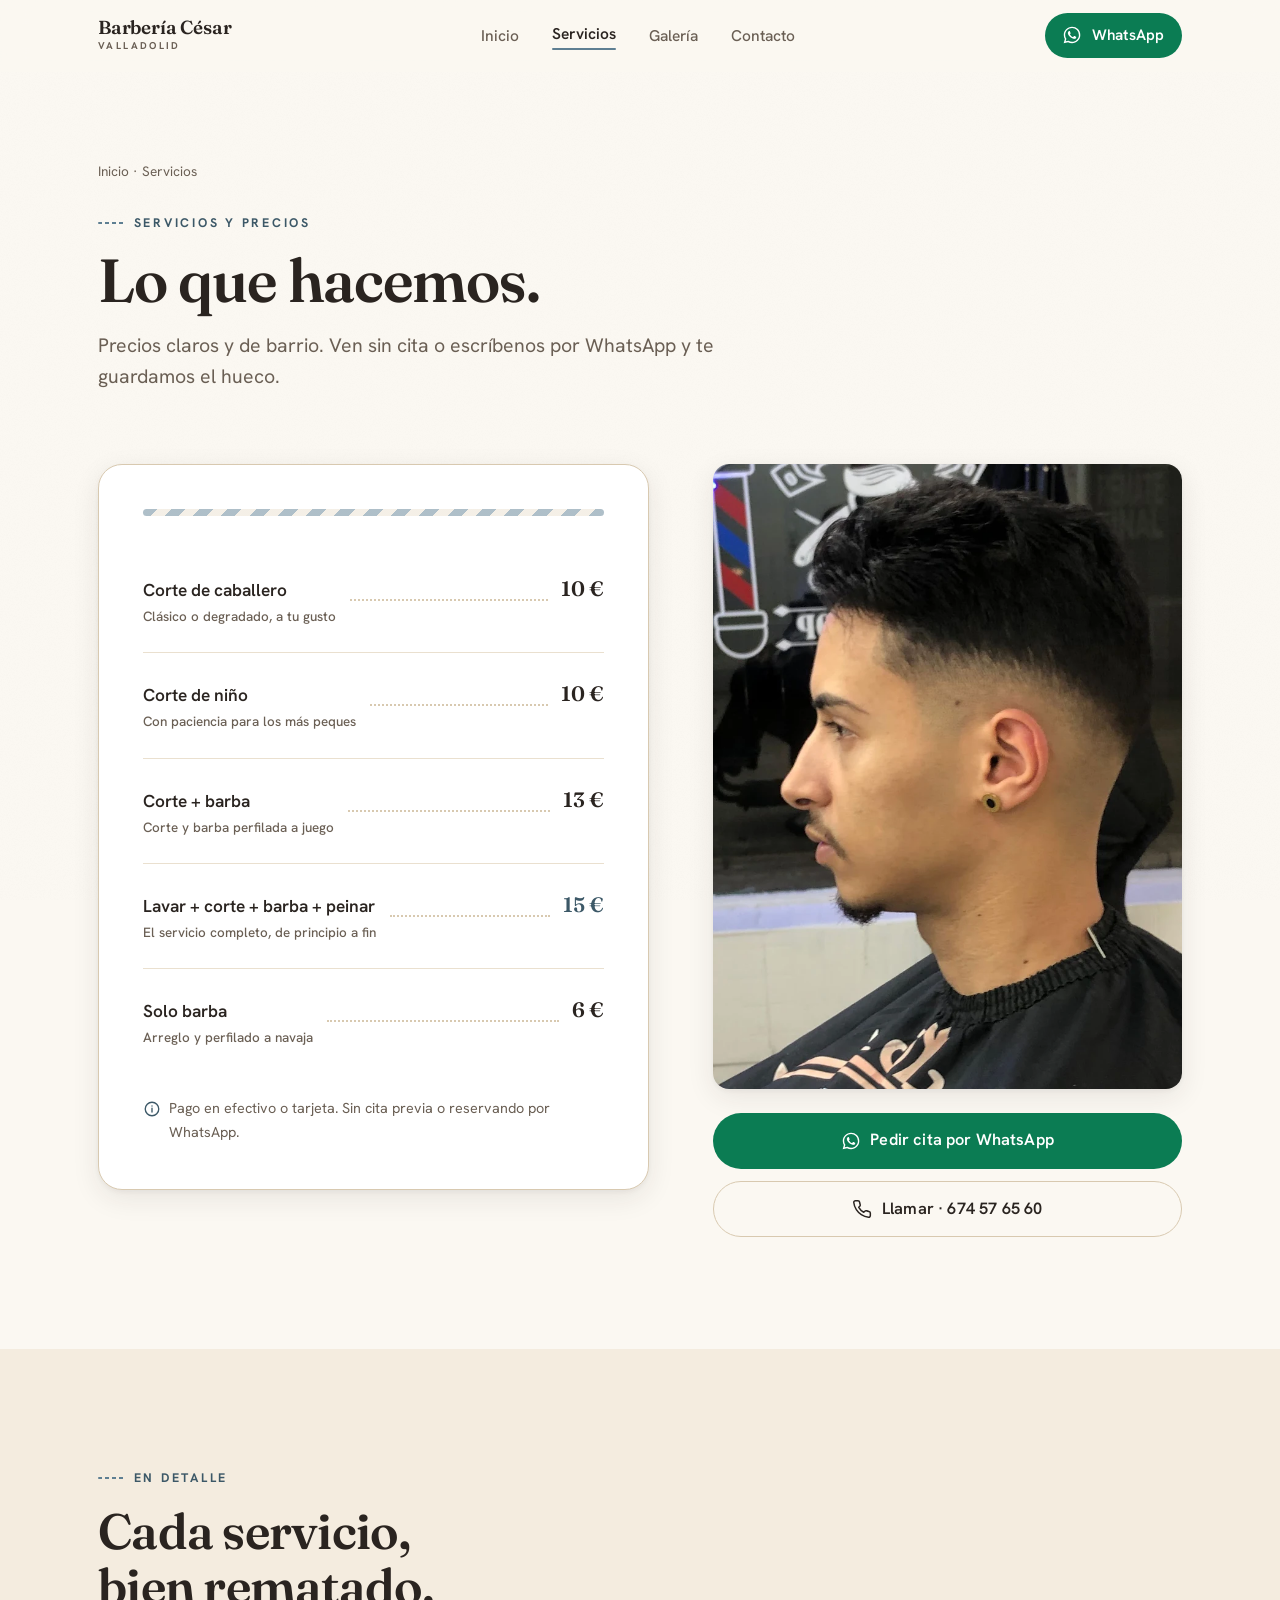
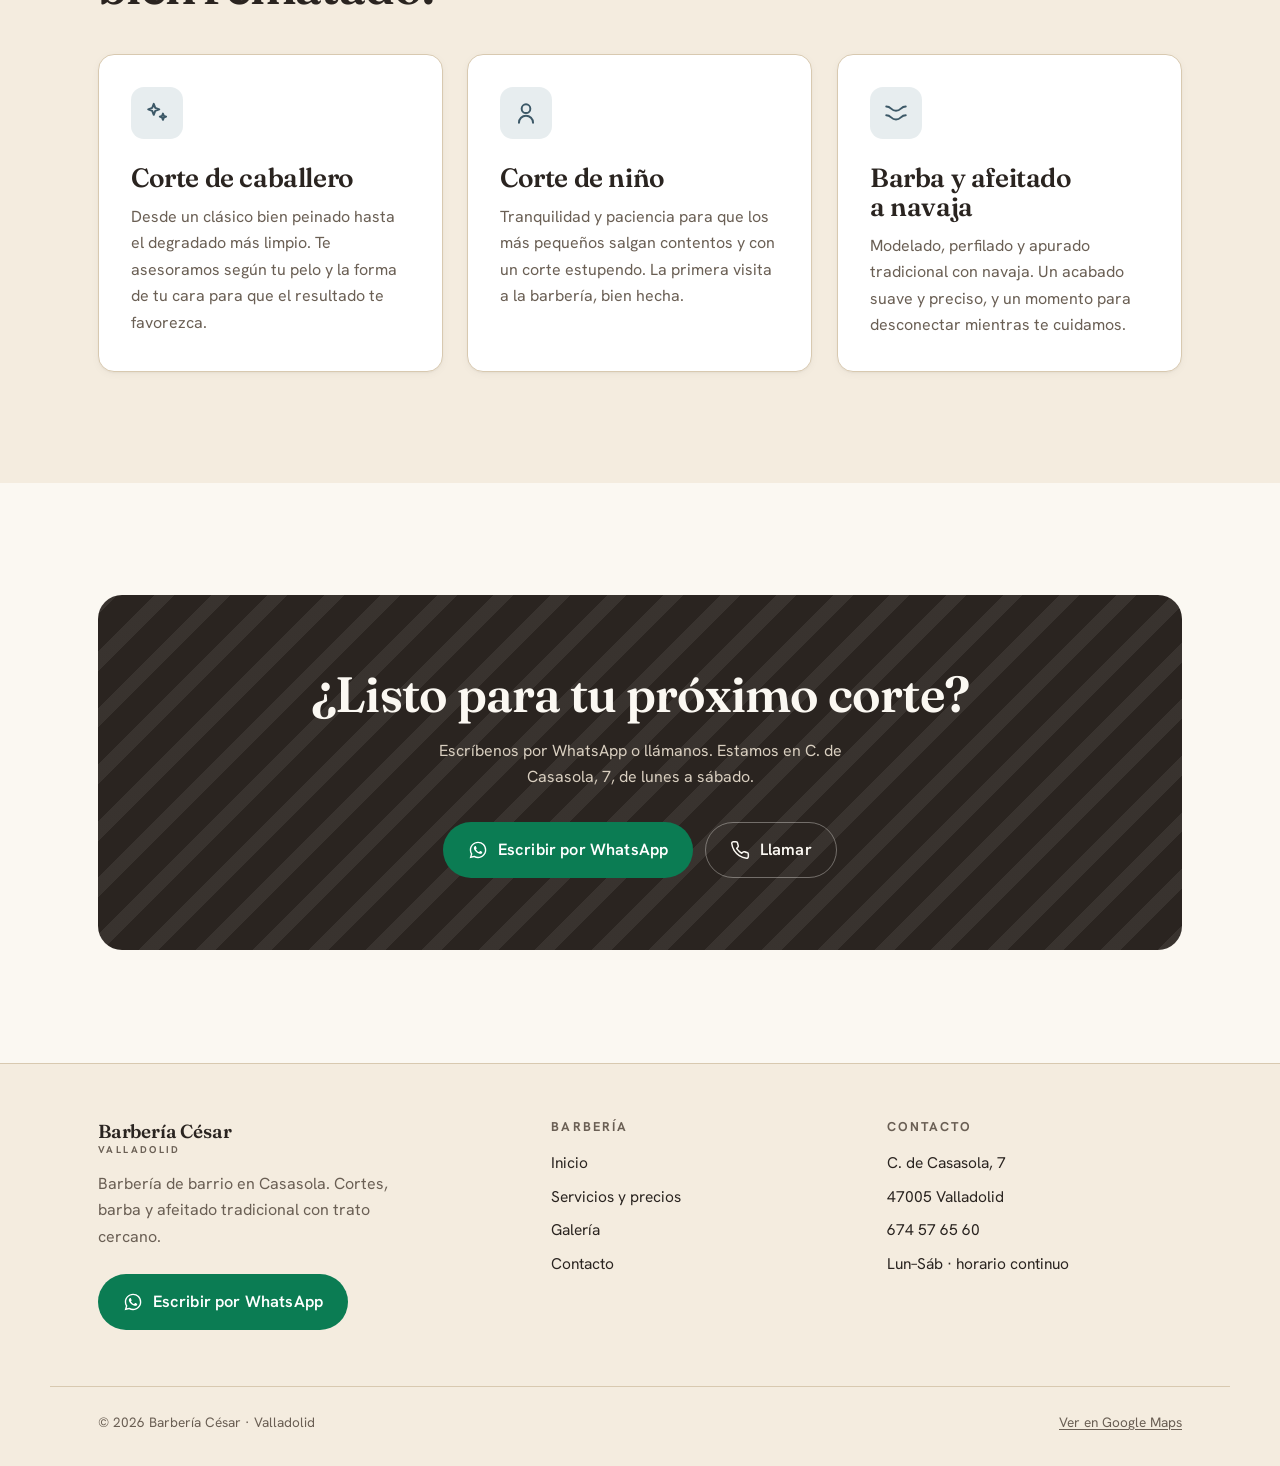
<file: servicios.html>
<!DOCTYPE html>
<html lang="es">
<head>
<meta charset="UTF-8">
<meta name="viewport" content="width=device-width, initial-scale=1">
<title>Servicios y precios · Barbería César Valladolid</title>
<meta name="description" content="Servicios y precios de Barbería César en Valladolid: corte de caballero y niño 10€, corte + barba 13€, servicio completo 15€, arreglo de barba 6€.">
<link rel="icon" type="image/svg+xml" href="[data-uri]">
<link rel="preconnect" href="https://fonts.googleapis.com">
<link rel="preconnect" href="https://fonts.gstatic.com" crossorigin>
<script>document.documentElement.className+=" js";</script>
<style>
/* ============================================================
   Barbería César — Valladolid
   Paleta cálida y relajante (marfil / arena / espresso)
   con un acento azul tomado del propio escaparate.
   ============================================================ */

/* ---------- Tipografías ---------- */
@import url('https://fonts.googleapis.com/css2?family=Fraunces:opsz,wght@9..144,400;9..144,500;9..144,600;9..144,700&family=Hanken+Grotesk:wght@400;500;600;700&display=swap');

/* ---------- Tokens ---------- */
:root{
  /* Color */
  --paper:#FBF8F2;       /* fondo marfil cálido */
  --paper-2:#F4ECDF;     /* sección alterna */
  --sand:#EAE0CF;        /* tarjetas / lavados suaves */
  --sand-deep:#D8C9B0;   /* líneas y bordes */
  --ink:#2A2420;         /* texto espresso */
  --ink-2:#6A5F54;       /* texto secundario */
  --ink-3:#94897B;       /* tenue (solo decorativo) */
  --blue:#5E7F92;        /* azul del escaparate (decorativo) */
  --blue-deep:#3C5867;   /* azul para texto/enlaces */
  --blue-tint:#E7EDEF;   /* lavado azulado */
  --wa:#0B7C53;          /* WhatsApp (texto blanco accesible) */
  --wa-hover:#0A6E4A;
  --white:#ffffff;

  /* Tipografía */
  --serif:'Fraunces', Georgia, 'Times New Roman', serif;
  --sans:'Hanken Grotesk', system-ui, -apple-system, Segoe UI, Roboto, sans-serif;

  /* Escala de espaciado (base 8) */
  --s-1:.25rem; --s0:.5rem; --s1:.75rem; --s2:1rem; --s3:1.5rem;
  --s4:2rem; --s5:2.5rem; --s6:3.5rem; --s7:5rem; --s8:7rem;

  /* Layout */
  --container:1180px;
  --gutter:clamp(1.25rem, 5vw, 3rem);
  --section-y:clamp(3.5rem, 8vw, 6.5rem);
  --radius-sm:10px;
  --radius:16px;
  --radius-lg:24px;

  /* Sombras suaves */
  --shadow-sm:0 1px 2px rgba(42,36,32,.05), 0 2px 8px rgba(42,36,32,.04);
  --shadow:0 8px 28px rgba(42,36,32,.09), 0 2px 6px rgba(42,36,32,.05);
  --shadow-lg:0 22px 55px rgba(42,36,32,.14);

  --ease:cubic-bezier(.22,.61,.36,1);
}

/* ---------- Reset ---------- */
*,*::before,*::after{box-sizing:border-box}
html{-webkit-text-size-adjust:100%;scroll-behavior:smooth;scroll-padding-top:5rem}
@media (prefers-reduced-motion:reduce){html{scroll-behavior:auto}}
body{
  margin:0;
  font-family:var(--sans);
  font-size:1rem;
  line-height:1.65;
  color:var(--ink);
  background:var(--paper);
  -webkit-font-smoothing:antialiased;
  text-rendering:optimizeLegibility;
  -webkit-tap-highlight-color:transparent;
  overflow-x:hidden;
}
img,svg{display:block;max-width:100%;height:auto}
a{color:inherit;text-decoration:none}
button{font-family:inherit}
ul{margin:0;padding:0;list-style:none}

/* Atmósfera: grano cálido muy sutil sobre el fondo */
body::before{
  content:"";
  position:fixed;inset:0;
  pointer-events:none;z-index:0;
  opacity:.5;
  background-image:url("data:image/svg+xml,%3Csvg xmlns='http://www.w3.org/2000/svg' width='140' height='140'%3E%3Cfilter id='n'%3E%3CfeTurbulence type='fractalNoise' baseFrequency='0.85' numOctaves='2' stitchTiles='stitch'/%3E%3CfeColorMatrix type='saturate' values='0'/%3E%3C/filter%3E%3Crect width='100%25' height='100%25' filter='url(%23n)' opacity='0.04'/%3E%3C/svg%3E");
}

/* ---------- Tipografía base ---------- */
h1,h2,h3,h4{font-family:var(--serif);font-weight:600;line-height:1.1;color:var(--ink);margin:0;letter-spacing:-.015em;text-wrap:balance}
h1{font-size:clamp(2.3rem,6.5vw,4.6rem);font-weight:600;line-height:1.06}
h2{font-size:clamp(1.78rem,4.2vw,3.1rem)}
h3{font-size:clamp(1.25rem,2.5vw,1.65rem)}
p{margin:0}

.eyebrow{
  font-family:var(--sans);
  font-size:.78rem;
  font-weight:700;
  letter-spacing:.22em;
  text-transform:uppercase;
  color:var(--blue-deep);
  display:inline-flex;align-items:center;gap:.6rem;
}
.eyebrow::before{
  content:"";width:26px;height:2px;border-radius:2px;
  background:repeating-linear-gradient(90deg,var(--blue) 0 4px, transparent 4px 7px);
}

.lead{font-size:clamp(1.05rem,1.6vw,1.22rem);color:var(--ink-2);line-height:1.6;max-width:60ch;text-wrap:pretty}

/* ---------- Layout ---------- */
.wrap{max-width:var(--container);margin-inline:auto;padding-inline:var(--gutter);position:relative;z-index:1}
.section{padding-block:var(--section-y);position:relative;z-index:1}
.section--tint{background:var(--paper-2)}
.section--sand{background:linear-gradient(180deg,var(--paper) 0%, var(--paper-2) 100%)}
.section-head{max-width:62ch;margin-bottom:var(--s5)}
.section-head .eyebrow{margin-bottom:var(--s2)}
.section-head h2 + p{margin-top:var(--s2)}

.center{text-align:center;margin-inline:auto}

/* ---------- Botones ---------- */
.btn{
  --btn-bg:var(--ink);--btn-fg:var(--white);--btn-bd:transparent;
  display:inline-flex;align-items:center;justify-content:center;gap:.6rem;
  min-height:52px;padding:.85rem 1.5rem;
  background:var(--btn-bg);color:var(--btn-fg);
  border:1.5px solid var(--btn-bd);border-radius:999px;
  font-size:1.02rem;font-weight:600;letter-spacing:.01em;cursor:pointer;
  transition:transform .18s var(--ease), box-shadow .18s var(--ease), background .18s var(--ease), color .18s var(--ease), border-color .18s var(--ease);
  touch-action:manipulation;
}
.btn svg{width:20px;height:20px;flex:none}
.btn:hover{transform:translateY(-2px);box-shadow:var(--shadow)}
.btn:active{transform:translateY(0)}
.btn:focus-visible{outline:3px solid var(--blue);outline-offset:3px}

.btn--wa{--btn-bg:var(--wa);--btn-fg:var(--white)}
.btn--wa:hover{--btn-bg:var(--wa-hover)}
.btn--dark{--btn-bg:var(--ink);--btn-fg:var(--white)}
.btn--ghost{--btn-bg:transparent;--btn-fg:var(--ink);--btn-bd:var(--sand-deep)}
.btn--ghost:hover{--btn-bg:var(--white);--btn-bd:var(--ink)}
.btn--light{--btn-bg:var(--white);--btn-fg:var(--ink);--btn-bd:var(--sand-deep)}
.btn--light:hover{--btn-bd:var(--ink)}
.btn--block{width:100%}

.btn-row{display:flex;flex-wrap:wrap;gap:var(--s1)}

/* ---------- Header ---------- */
.site-header{
  position:sticky;top:0;z-index:100;
  background:color-mix(in srgb, var(--paper) 86%, transparent);
  backdrop-filter:blur(12px);-webkit-backdrop-filter:blur(12px);
  border-bottom:1px solid transparent;
  transition:border-color .3s var(--ease), background .3s var(--ease);
}
.site-header.is-scrolled{border-bottom-color:var(--sand-deep);background:color-mix(in srgb, var(--paper) 94%, transparent)}
.header-inner{
  max-width:var(--container);margin-inline:auto;padding:.75rem var(--gutter);
  display:flex;align-items:center;justify-content:space-between;gap:1rem;
}
.brand{display:inline-flex;align-items:center;gap:.65rem;z-index:60}
.brand__text{display:flex;flex-direction:column;line-height:1}
.brand__name{font-family:var(--serif);font-weight:600;font-size:1.18rem;letter-spacing:-.01em}
.brand__sub{font-size:.62rem;font-weight:700;letter-spacing:.24em;text-transform:uppercase;color:var(--ink-2);margin-top:.2rem}

.nav{display:flex;align-items:center;gap:.35rem}
.nav a{
  padding:.55rem .85rem;border-radius:999px;
  font-weight:500;font-size:.97rem;color:var(--ink-2);
  transition:color .15s var(--ease), background .15s var(--ease);
}
.nav a:hover{color:var(--ink);background:var(--sand)}
.nav a.is-active{color:var(--ink);font-weight:600}
.nav a.is-active::after{
  content:"";display:block;height:2px;margin-top:.1rem;border-radius:2px;
  background:var(--blue);
}
.header-actions{display:flex;align-items:center;gap:.5rem}
.header-actions .btn{min-height:44px;padding:.55rem 1.05rem;font-size:.95rem}

/* hamburguesa */
.nav-toggle{
  display:none;width:46px;height:46px;border:1.5px solid var(--sand-deep);
  background:var(--white);border-radius:12px;cursor:pointer;
  align-items:center;justify-content:center;
  position:relative;z-index:60;
}
.nav-toggle span,.nav-toggle span::before,.nav-toggle span::after{
  content:"";display:block;width:20px;height:2px;background:var(--ink);border-radius:2px;
  transition:transform .25s var(--ease), opacity .2s var(--ease);
}
.nav-toggle span{position:relative}
.nav-toggle span::before{position:absolute;top:-6px}
.nav-toggle span::after{position:absolute;top:6px}
.nav-toggle[aria-expanded="true"] span{background:transparent}
.nav-toggle[aria-expanded="true"] span::before{transform:translateY(6px) rotate(45deg)}
.nav-toggle[aria-expanded="true"] span::after{transform:translateY(-6px) rotate(-45deg)}

/* ---------- Hero ---------- */
.hero{position:relative;overflow:hidden}
.hero__grid{
  display:grid;grid-template-columns:1.05fr .95fr;gap:clamp(2rem,5vw,4.5rem);
  align-items:center;
  padding-block:clamp(3rem,7vw,5.5rem);
}
.hero__content{max-width:34rem}
.hero h1{margin-top:var(--s3)}
.hero h1 em{font-style:italic;color:var(--blue-deep)}
.hero__lead{margin-top:var(--s3)}
.hero__cta{margin-top:var(--s4)}
.hero__meta{display:flex;flex-wrap:wrap;gap:1.5rem 2rem;margin-top:var(--s5);padding-top:var(--s4);border-top:1px solid var(--sand-deep)}
.hero__stat{display:flex;flex-direction:column;gap:.15rem}
.hero__stat b{font-family:var(--serif);font-size:1.7rem;font-weight:600;line-height:1}
.hero__stat span{font-size:.85rem;color:var(--ink-2);letter-spacing:.02em}
.stars{color:#C8923B;letter-spacing:.1em;font-size:1rem}

.hero__media{position:relative}
.hero__media img{
  width:100%;aspect-ratio:4/5;object-fit:cover;object-position:center;
  border-radius:var(--radius-lg);box-shadow:var(--shadow-lg);
}
.hero__media::after{
  content:"";position:absolute;inset:0;border-radius:var(--radius-lg);
  box-shadow:inset 0 0 0 1px rgba(42,36,32,.06);
  pointer-events:none;
}
.hero__badge{
  position:absolute;left:-14px;bottom:24px;
  background:var(--white);border:1px solid var(--sand-deep);
  border-radius:14px;padding:.7rem 1rem;box-shadow:var(--shadow);
  display:flex;align-items:center;gap:.6rem;
}
.hero__badge svg{width:30px;height:30px}
.hero__badge b{font-family:var(--serif);font-size:1.15rem;line-height:1}
.hero__badge span{font-size:.74rem;color:var(--ink-2);display:block}

/* ---------- Cards de valores ---------- */
.feature-grid{display:grid;grid-template-columns:repeat(3,1fr);gap:var(--s3)}
.feature{
  background:var(--white);border:1px solid var(--sand-deep);
  border-radius:var(--radius);padding:var(--s4);
  box-shadow:var(--shadow-sm);
  transition:transform .2s var(--ease), box-shadow .2s var(--ease);
}
.feature:hover{transform:translateY(-4px);box-shadow:var(--shadow)}
.feature__icon{
  width:52px;height:52px;border-radius:13px;
  background:var(--blue-tint);color:var(--blue-deep);
  display:flex;align-items:center;justify-content:center;margin-bottom:var(--s3);
}
.feature__icon svg{width:26px;height:26px}
.feature h3{margin-bottom:var(--s1)}
.feature p{color:var(--ink-2)}

/* ---------- Tarifa (lista con puntos guía) ---------- */
.tariff-wrap{
  background:var(--white);border:1px solid var(--sand-deep);
  border-radius:var(--radius-lg);padding:clamp(1.5rem,4vw,2.75rem);
  box-shadow:var(--shadow);max-width:680px;
}
.tariff-wrap .stripe{
  height:7px;border-radius:7px;margin-bottom:var(--s4);
  background:
    repeating-linear-gradient(135deg,var(--blue) 0 10px, var(--sand) 10px 20px);
  opacity:.5;
}
.tariff{display:flex;flex-direction:column}
.tariff__row{display:flex;align-items:baseline;gap:.85rem;padding-block:var(--s3)}
.tariff__row + .tariff__row{border-top:1px solid var(--sand)}
.tariff__name{font-weight:600;font-size:1.08rem}
.tariff__name small{display:block;font-weight:500;font-size:.84rem;color:var(--ink-2);margin-top:.1rem}
.tariff__leader{flex:1;align-self:center;border-bottom:2px dotted var(--sand-deep);min-width:18px}
.tariff__price{
  font-family:var(--serif);font-weight:600;font-size:1.3rem;
  font-variant-numeric:tabular-nums;white-space:nowrap;color:var(--ink);
}
.tariff__price--star{color:var(--blue-deep)}
.tariff-note{margin-top:var(--s3);font-size:.9rem;color:var(--ink-2);display:flex;gap:.5rem;align-items:flex-start}
.tariff-note svg{width:18px;height:18px;flex:none;margin-top:.15rem;color:var(--blue-deep)}

/* layout servicios: tarifa + acompañamiento */
.services-split{display:grid;grid-template-columns:1fr .85fr;gap:clamp(2rem,5vw,4rem);align-items:start}
.services-aside{position:sticky;top:90px}
.services-aside img{width:100%;aspect-ratio:3/4;object-fit:cover;border-radius:var(--radius);box-shadow:var(--shadow)}
.services-aside .lead{margin-top:var(--s3)}

/* ---------- Galería ---------- */
.gallery{display:grid;grid-template-columns:repeat(3,1fr);gap:var(--s2)}
.gallery--preview{grid-template-columns:repeat(4,1fr)}
.shot{
  position:relative;overflow:hidden;border-radius:var(--radius);
  background:var(--sand);box-shadow:var(--shadow-sm);
  aspect-ratio:3/4;width:100%;margin:0;
}
.shot img{
  width:100%;height:100%;object-fit:cover;object-position:center top;
  transition:transform .5s var(--ease);
}
.shot:hover img{transform:scale(1.045)}
.shot::after{
  content:"";position:absolute;inset:0;border-radius:var(--radius);
  box-shadow:inset 0 0 0 1px rgba(42,36,32,.07);pointer-events:none;
}
.gallery-feature{
  position:relative;overflow:hidden;border-radius:var(--radius-lg);
  box-shadow:var(--shadow);margin-bottom:var(--s2);
}
.gallery-feature img{width:100%;aspect-ratio:16/10;object-fit:cover;object-position:center 35%}
@media (max-width:600px){.gallery-feature img{aspect-ratio:4/3}}
.gallery-feature__tag{
  position:absolute;left:18px;bottom:16px;
  background:color-mix(in srgb, var(--ink) 78%, transparent);
  color:var(--white);backdrop-filter:blur(4px);
  padding:.45rem .9rem;border-radius:999px;font-size:.82rem;font-weight:600;letter-spacing:.02em;
}

/* ---------- Reseñas ---------- */
.reviews-top{display:flex;flex-wrap:wrap;align-items:center;justify-content:space-between;gap:var(--s3);margin-bottom:var(--s5)}
.rating-badge{display:flex;align-items:center;gap:1rem}
.rating-badge__score{font-family:var(--serif);font-size:3rem;font-weight:600;line-height:.9}
.rating-badge__meta .stars{font-size:1.15rem}
.rating-badge__meta span{display:block;font-size:.9rem;color:var(--ink-2);margin-top:.2rem}
.review-grid{display:grid;grid-template-columns:repeat(3,1fr);gap:var(--s2)}
.review{
  background:var(--white);border:1px solid var(--sand-deep);border-radius:var(--radius);
  padding:var(--s3);box-shadow:var(--shadow-sm);display:flex;flex-direction:column;gap:var(--s2);
}
.review .stars{font-size:.9rem}
.review p{color:var(--ink);line-height:1.55}
.review__author{display:flex;align-items:center;gap:.6rem;margin-top:auto;padding-top:var(--s1)}
.review__avatar{width:36px;height:36px;border-radius:50%;background:var(--blue-tint);color:var(--blue-deep);display:flex;align-items:center;justify-content:center;font-weight:700;font-size:.9rem;flex:none;overflow:hidden}
.review__avatar svg{width:17px;height:17px;flex:none}
.review__author div b{display:block;font-size:.92rem;font-weight:600;line-height:1.25}
.review__author div span{display:block;font-size:.78rem;color:var(--ink-2)}
.gmark{width:16px;height:16px;vertical-align:-2px}

/* ---------- Bloque ubicación / contacto ---------- */
.contact-grid{display:grid;grid-template-columns:1fr 1fr;gap:clamp(1.5rem,4vw,3rem);align-items:stretch}
.map-card{
  position:relative;border-radius:var(--radius-lg);overflow:hidden;
  border:1px solid var(--sand-deep);box-shadow:var(--shadow);min-height:340px;
  background:linear-gradient(150deg,#F1E9DB,#E4D8C2);
}
.map-card::before{
  content:"";position:absolute;inset:0;z-index:0;opacity:.32;
  background:no-repeat center/46px url("data:image/svg+xml,%3Csvg xmlns='http://www.w3.org/2000/svg' viewBox='0 0 24 24' fill='none' stroke='%236A5F54' stroke-width='1.5' stroke-linecap='round' stroke-linejoin='round'%3E%3Cpath d='M20 10c0 6-8 12-8 12s-8-6-8-12a8 8 0 0 1 16 0z'/%3E%3Ccircle cx='12' cy='10' r='3'/%3E%3C/svg%3E");
}
.map-card iframe{position:relative;z-index:1;width:100%;height:100%;min-height:340px;border:0;display:block;filter:saturate(.94)}
.info-card{display:flex;flex-direction:column;gap:var(--s3)}
.info-block{background:var(--white);border:1px solid var(--sand-deep);border-radius:var(--radius);padding:var(--s3) var(--s4)}
.info-block h3{font-size:1.15rem;margin-bottom:var(--s1);display:flex;align-items:center;gap:.55rem}
.info-block h3 svg{width:20px;height:20px;color:var(--blue-deep)}
.info-line{display:flex;justify-content:space-between;gap:1rem;padding-block:.4rem;border-bottom:1px dashed var(--sand)}
.info-line:last-child{border-bottom:0}
.info-line span:first-child{color:var(--ink-2)}
.info-line span:last-child{font-weight:600;font-variant-numeric:tabular-nums}
.info-line.is-closed span:last-child{color:var(--ink-3);font-weight:500}
.info-line.is-today{background:var(--blue-tint);margin-inline:-.6rem;padding-inline:.6rem;border-radius:8px;border-bottom-color:transparent}
.addr{font-style:normal;color:var(--ink);line-height:1.5}
.addr a{color:var(--blue-deep);font-weight:600}

/* botones de contacto (no flotantes) */
.contact-actions{display:grid;grid-template-columns:1fr 1fr;gap:var(--s1)}
@media (max-width:420px){.contact-actions{grid-template-columns:1fr}}

/* redes sociales */
.socials{display:flex;gap:.6rem;flex-wrap:wrap}
.social-btn{
  width:48px;height:48px;border-radius:12px;
  display:flex;align-items:center;justify-content:center;
  border:1.5px solid var(--sand-deep);background:var(--white);color:var(--ink);
  transition:transform .18s var(--ease), color .18s var(--ease), border-color .18s var(--ease), background .18s var(--ease);
}
.social-btn svg{width:22px;height:22px}
.social-btn:hover{transform:translateY(-2px)}
.social-btn--wa:hover{color:#fff;background:var(--wa);border-color:var(--wa)}
.social-btn:focus-visible{outline:3px solid var(--blue);outline-offset:2px}

/* ---------- CTA banda ---------- */
.cta-band{position:relative;overflow:hidden;background:var(--ink);color:var(--paper);border-radius:var(--radius-lg)}
.cta-band__inner{padding:clamp(2.5rem,6vw,4.5rem);text-align:center;position:relative;z-index:1}
.cta-band h2{color:var(--paper);max-width:20ch;margin-inline:auto}
.cta-band p{color:#D9CFC0;margin-top:var(--s2);max-width:48ch;margin-inline:auto}
.cta-band .btn-row{justify-content:center;margin-top:var(--s4)}
.cta-band .btn--ghost{--btn-fg:var(--paper);--btn-bd:rgba(251,248,242,.35)}
.cta-band .btn--ghost:hover{--btn-bg:rgba(251,248,242,.12);--btn-bd:var(--paper)}
.cta-band__stripe{
  position:absolute;inset:0;opacity:.07;z-index:0;
  background:repeating-linear-gradient(135deg,var(--paper) 0 14px, transparent 14px 40px);
}

/* ---------- Footer ---------- */
.site-footer{background:var(--paper-2);border-top:1px solid var(--sand-deep);padding-block:var(--s6) var(--s4);position:relative;z-index:1}
.footer-grid{display:grid;grid-template-columns:1.4fr 1fr 1fr;gap:var(--s5)}
.footer-brand .brand{margin-bottom:var(--s2)}
.footer-brand p{color:var(--ink-2);max-width:34ch}
.footer-wa{margin-top:var(--s3)}
.footer-col h4{font-family:var(--sans);font-size:.8rem;font-weight:700;letter-spacing:.16em;text-transform:uppercase;color:var(--ink-2);margin-bottom:var(--s2)}
.footer-col ul{display:flex;flex-direction:column;gap:.5rem}
.footer-col a,.footer-col li{color:var(--ink);font-size:.97rem}
.footer-col a:hover{color:var(--blue-deep)}
.footer-col .socials{margin-top:var(--s2)}
.footer-bottom{
  max-width:var(--container);margin:var(--s6) auto 0;padding:var(--s3) var(--gutter) 0;
  border-top:1px solid var(--sand-deep);
  display:flex;flex-wrap:wrap;gap:.75rem 1.5rem;justify-content:space-between;align-items:center;
  font-size:.85rem;color:var(--ink-2);
}
.footer-bottom a{color:var(--ink-2);text-decoration:underline;text-underline-offset:2px}

/* ---------- Page hero (subpáginas) ---------- */
.page-hero{padding-block:clamp(2.5rem,6vw,4.5rem) clamp(1.5rem,4vw,2.5rem)}
.page-hero .eyebrow{margin-bottom:var(--s2)}
.page-hero h1{font-size:clamp(2.05rem,5.5vw,3.8rem)}
.page-hero p{margin-top:var(--s2)}
.breadcrumb{font-size:.85rem;color:var(--ink-2);margin-bottom:var(--s3)}
.breadcrumb a:hover{color:var(--blue-deep)}

/* ---------- Animaciones de entrada ----------
   El estado oculto solo se aplica si hay JS (clase .js en <html>).
   Sin JS, todo el contenido es visible por defecto. */
.js .reveal{opacity:0;transform:translateY(14px);transition:opacity .55s var(--ease), transform .55s var(--ease);will-change:opacity,transform}
.js .reveal.in{opacity:1;transform:none}
.js .reveal[data-d="1"]{transition-delay:.07s}
.js .reveal[data-d="2"]{transition-delay:.14s}
.js .reveal[data-d="3"]{transition-delay:.21s}
@media (prefers-reduced-motion:reduce){
  .js .reveal{opacity:1;transform:none;transition:none}
  .shot img,.btn,.feature{transition:none}
}

/* ============================================================
   RESPONSIVE
   ============================================================ */
@media (max-width:980px){
  .hero__grid{grid-template-columns:1fr;gap:var(--s5)}
  .hero__media{max-width:520px;margin-inline:auto;order:-1}
  .hero__media img{aspect-ratio:4/3;object-position:center 42%}
  .hero__content{max-width:none}
  .services-split{grid-template-columns:1fr}
  .services-aside{position:static;max-width:460px}
  .services-aside img{aspect-ratio:16/10}
  .contact-grid{grid-template-columns:1fr}
  .footer-grid{grid-template-columns:1fr 1fr;gap:var(--s4)}
  .footer-brand{grid-column:1 / -1}
}

@media (max-width:760px){
  /* Menú móvil */
  .nav-toggle{display:inline-flex}
  .header-actions .btn-call-label{display:none}
  /* Al abrir el menú, la marca se oculta para no quedar por encima del panel */
  .brand{transition:opacity .22s var(--ease), visibility .22s var(--ease)}
  body.menu-open .brand{opacity:0;visibility:hidden;pointer-events:none}
  body.menu-open .header-actions{opacity:0;visibility:hidden;pointer-events:none;transition:opacity .22s var(--ease), visibility .22s var(--ease)}
  .nav{
    position:fixed;top:0;right:0;height:100vh;height:100dvh;width:min(82vw,330px);
    flex-direction:column;align-items:stretch;gap:.25rem;
    background:var(--paper);border-left:1px solid var(--sand-deep);
    padding:5.5rem var(--s3) var(--s3);overflow-y:auto;
    box-shadow:var(--shadow-lg);z-index:55;
    opacity:0;visibility:hidden;pointer-events:none;
    transition:opacity .28s var(--ease), visibility .28s var(--ease);
  }
  .nav.is-open{opacity:1;visibility:visible;pointer-events:auto}
  .nav a{padding:.9rem 1rem;font-size:1.1rem;border-radius:12px}
  .nav a.is-active::after{display:none}
  .nav a.is-active{background:var(--sand)}
  .nav-backdrop{
    position:fixed;inset:0;background:rgba(42,36,32,.4);
    opacity:0;visibility:hidden;transition:opacity .3s var(--ease);z-index:54;
  }
  .nav-backdrop.is-open{opacity:1;visibility:visible}
  body.menu-open{overflow:hidden}

  .feature-grid{grid-template-columns:1fr;gap:var(--s2)}
  .review-grid{grid-template-columns:1fr}
  .reviews-top{justify-content:flex-start}

  /* Mapa más contenido y badge del hero dentro de la imagen */
  .map-card,.map-card iframe{min-height:300px}
  .hero__media{order:-1}
  .hero__badge{left:14px;bottom:14px;padding:.6rem .85rem;border-radius:13px}
  .hero__badge svg{width:26px;height:26px}
  .hero__badge b{font-size:1.05rem}
  .hero__badge span{font-size:.7rem}
  /* Eyebrow más compacto para que no se amontone */
  .eyebrow{letter-spacing:.14em;font-size:.72rem}

  /* Quitar el botón de WhatsApp del header (queda la hamburguesa) */
  .header-actions{display:none}
  /* Ocultar la descripción del hero para subir los botones */
  .hero__lead{display:none}
  .hero h1{margin-bottom:var(--s4)}
  .hero__cta{margin-top:0}
  /* "Nuestro trabajo" y galería: fotos grandes y muy pegadas */
  .gallery,.gallery--preview{grid-template-columns:repeat(2,1fr);gap:2px;margin-inline:calc(-1 * var(--gutter) + 2px)}
  .shot{border-radius:5px}
}

@media (max-width:560px){
  .gallery,.gallery--preview{grid-template-columns:repeat(2,1fr);gap:2px;margin-inline:calc(-1 * var(--gutter))}
  .shot{border-radius:4px}
  .hero__meta{flex-direction:column;gap:.7rem;align-items:stretch}
  .hero__stat{flex-direction:row;align-items:baseline;gap:.7rem}
  .hero__stat b{font-size:1.35rem;min-width:3.7rem}
  .hero__stat span{font-size:.9rem}
  .btn-row .btn{flex:1 1 auto}
  .tariff__price{font-size:1.2rem}
  .map-card,.map-card iframe{min-height:260px}
  .hero__badge{left:12px;bottom:12px}
  .footer-grid{grid-template-columns:1fr}
  .footer-bottom{flex-direction:column;align-items:flex-start}
}

/* Pantallas amplias: respiración extra */
@media (min-width:1280px){
  :root{--section-y:7rem}
}

/* ============================================================
   CARRUSEL (reseñas, valores e imágenes en móvil)
   En escritorio la pista mantiene su rejilla; los controles
   solo aparecen en móvil.
   ============================================================ */
.carousel{position:relative}
.carousel__controls{display:none}

@media (max-width:760px){
  .carousel__track{
    display:flex;gap:var(--s2);
    overflow-x:auto;scroll-snap-type:x mandatory;scroll-behavior:smooth;
    -webkit-overflow-scrolling:touch;scrollbar-width:none;
    padding:.35rem .25rem 1rem;margin-inline:-.25rem;
  }
  .carousel__track::-webkit-scrollbar{display:none}
  .carousel__track > *{flex:0 0 86%;scroll-snap-align:center}
  /* Dentro del carrusel las tarjetas siempre están visibles */
  .js .carousel__track > *{opacity:1;transform:none}

  .carousel__controls{
    display:flex;align-items:center;justify-content:center;
    gap:1.1rem;margin-top:var(--s3);
  }
  .carousel__btn{
    width:46px;height:46px;border-radius:50%;flex:none;padding:0;
    border:1.5px solid var(--sand-deep);background:var(--white);color:var(--ink);
    display:flex;align-items:center;justify-content:center;cursor:pointer;
    transition:background .2s var(--ease),border-color .2s var(--ease),opacity .2s var(--ease),transform .12s var(--ease);
    box-shadow:var(--shadow-sm);
  }
  .carousel__btn svg{width:21px;height:21px}
  .carousel__btn:hover{border-color:var(--ink-2)}
  .carousel__btn:active{transform:scale(.93)}
  .carousel__btn:disabled{opacity:.32;cursor:default;box-shadow:none}
  .carousel__dots{display:flex;align-items:center;gap:.5rem}
  .carousel__dot{
    width:8px;height:8px;border-radius:50%;border:0;padding:0;cursor:pointer;
    background:var(--sand-deep);transition:background .25s var(--ease),width .25s var(--ease);
  }
  .carousel__dot.is-active{background:var(--ink);width:22px;border-radius:5px}
}

</style>
</head>
<body>

<header class="site-header">
  <div class="header-inner">
    <a class="brand" href="index.html" aria-label="Barbería César — inicio">
      
      <span class="brand__text"><span class="brand__name">Barbería César</span><span class="brand__sub">Valladolid</span></span>
    </a>
    <nav class="nav" id="site-nav" aria-label="Principal">
      <a href="index.html">Inicio</a>
      <a href="servicios.html" class="is-active">Servicios</a>
      <a href="galeria.html">Galería</a>
      <a href="contacto.html">Contacto</a>
    </nav>
    <div class="header-actions">
      <a class="btn btn--wa" href="https://wa.me/34674576560?text=Hola%2C%20quer%C3%ADa%20pedir%20cita%20en%20Barber%C3%ADa%20C%C3%A9sar" target="_blank" rel="noopener">
        <svg viewBox="0 0 24 24" aria-hidden="true" fill="currentColor"><path d="M19.05 4.91A9.82 9.82 0 0 0 12.04 2C6.58 2 2.13 6.45 2.13 11.91c0 1.75.46 3.45 1.32 4.95L2 22l5.25-1.38a9.9 9.9 0 0 0 4.79 1.22h.01c5.46 0 9.91-4.45 9.91-9.91 0-2.65-1.03-5.14-2.9-7.02zM12.05 20.15a8.2 8.2 0 0 1-4.18-1.15l-.3-.18-3.12.82.83-3.04-.2-.31a8.2 8.2 0 0 1-1.26-4.38c0-4.54 3.7-8.23 8.24-8.23 2.2 0 4.27.86 5.82 2.42a8.18 8.18 0 0 1 2.41 5.82c0 4.54-3.7 8.23-8.24 8.23zm4.52-6.16c-.25-.12-1.47-.72-1.69-.81-.23-.08-.39-.12-.56.13-.16.25-.64.81-.79.97-.14.17-.29.19-.54.06-.25-.12-1.05-.39-1.99-1.23-.74-.66-1.23-1.47-1.38-1.72-.14-.25-.01-.38.11-.51.11-.11.25-.29.37-.43.12-.14.16-.25.25-.41.08-.17.04-.31-.02-.43-.06-.12-.56-1.34-.76-1.84-.2-.48-.41-.42-.56-.43h-.48c-.17 0-.43.06-.66.31-.22.25-.86.85-.86 2.07 0 1.22.89 2.4 1.01 2.56.12.17 1.75 2.67 4.23 3.74.59.26 1.05.41 1.41.52.59.19 1.13.16 1.56.1.48-.07 1.47-.6 1.68-1.18.21-.58.21-1.07.14-1.18-.06-.11-.22-.17-.47-.29z"/></svg>
        <span class="btn-call-label">WhatsApp</span>
      </a>
    </div>
    <button class="nav-toggle" aria-label="Abrir menú" aria-controls="site-nav" aria-expanded="false"><span></span></button>
  </div>
</header>
<div class="nav-backdrop" aria-hidden="true"></div>

<main>

<section class="page-hero">
  <div class="wrap">
    <p class="breadcrumb reveal in"><a href="index.html">Inicio</a> · Servicios</p>
    <div class="reveal in">
      <span class="eyebrow">Servicios y precios</span>
      <h1>Lo que hacemos.</h1>
      <p class="lead">Precios claros y de barrio. Ven sin cita o escríbenos por WhatsApp y te guardamos el hueco.</p>
    </div>
  </div>
</section>

<section class="section" style="padding-top:var(--s4)">
  <div class="wrap">
    <div class="services-split">
      <div>
        <div class="tariff-wrap reveal" style="max-width:none">
          <div class="stripe" aria-hidden="true"></div>
          <ul class="tariff">
            <li class="tariff__row">
              <span class="tariff__name">Corte de caballero<small>Clásico o degradado, a tu gusto</small></span>
              <span class="tariff__leader" aria-hidden="true"></span>
              <span class="tariff__price">10&nbsp;€</span>
            </li>
            <li class="tariff__row">
              <span class="tariff__name">Corte de niño<small>Con paciencia para los más peques</small></span>
              <span class="tariff__leader" aria-hidden="true"></span>
              <span class="tariff__price">10&nbsp;€</span>
            </li>
            <li class="tariff__row">
              <span class="tariff__name">Corte + barba<small>Corte y barba perfilada a juego</small></span>
              <span class="tariff__leader" aria-hidden="true"></span>
              <span class="tariff__price">13&nbsp;€</span>
            </li>
            <li class="tariff__row">
              <span class="tariff__name">Lavar + corte + barba + peinar<small>El servicio completo, de principio a fin</small></span>
              <span class="tariff__leader" aria-hidden="true"></span>
              <span class="tariff__price tariff__price--star">15&nbsp;€</span>
            </li>
            <li class="tariff__row">
              <span class="tariff__name">Solo barba<small>Arreglo y perfilado a navaja</small></span>
              <span class="tariff__leader" aria-hidden="true"></span>
              <span class="tariff__price">6&nbsp;€</span>
            </li>
          </ul>
          <p class="tariff-note">
            <svg viewBox="0 0 24 24" aria-hidden="true" fill="none" stroke="currentColor" stroke-width="1.8" stroke-linecap="round" stroke-linejoin="round"><circle cx="12" cy="12" r="9"/><path d="M12 11v5M12 8h.01"/></svg>
            Pago en efectivo o tarjeta. Sin cita previa o reservando por WhatsApp.
          </p>
        </div>
      </div>

      <aside class="services-aside reveal" data-d="1">
        <img src="[data-uri]" width="765" height="1020" alt="Degradado clásico con barba perfilada" loading="lazy">
        <div class="btn-row" style="margin-top:var(--s3);flex-direction:column">
          <a class="btn btn--wa btn--block" href="https://wa.me/34674576560?text=Hola%2C%20quer%C3%ADa%20pedir%20cita%20en%20Barber%C3%ADa%20C%C3%A9sar" target="_blank" rel="noopener">
            <svg viewBox="0 0 24 24" aria-hidden="true" fill="currentColor"><path d="M19.05 4.91A9.82 9.82 0 0 0 12.04 2C6.58 2 2.13 6.45 2.13 11.91c0 1.75.46 3.45 1.32 4.95L2 22l5.25-1.38a9.9 9.9 0 0 0 4.79 1.22h.01c5.46 0 9.91-4.45 9.91-9.91 0-2.65-1.03-5.14-2.9-7.02zM12.05 20.15a8.2 8.2 0 0 1-4.18-1.15l-.3-.18-3.12.82.83-3.04-.2-.31a8.2 8.2 0 0 1-1.26-4.38c0-4.54 3.7-8.23 8.24-8.23 2.2 0 4.27.86 5.82 2.42a8.18 8.18 0 0 1 2.41 5.82c0 4.54-3.7 8.23-8.24 8.23zm4.52-6.16c-.25-.12-1.47-.72-1.69-.81-.23-.08-.39-.12-.56.13-.16.25-.64.81-.79.97-.14.17-.29.19-.54.06-.25-.12-1.05-.39-1.99-1.23-.74-.66-1.23-1.47-1.38-1.72-.14-.25-.01-.38.11-.51.11-.11.25-.29.37-.43.12-.14.16-.25.25-.41.08-.17.04-.31-.02-.43-.06-.12-.56-1.34-.76-1.84-.2-.48-.41-.42-.56-.43h-.48c-.17 0-.43.06-.66.31-.22.25-.86.85-.86 2.07 0 1.22.89 2.4 1.01 2.56.12.17 1.75 2.67 4.23 3.74.59.26 1.05.41 1.41.52.59.19 1.13.16 1.56.1.48-.07 1.47-.6 1.68-1.18.21-.58.21-1.07.14-1.18-.06-.11-.22-.17-.47-.29z"/></svg>
            Pedir cita por WhatsApp
          </a>
          <a class="btn btn--ghost btn--block" href="tel:+34674576560">
            <svg viewBox="0 0 24 24" aria-hidden="true" fill="none" stroke="currentColor" stroke-width="1.8" stroke-linecap="round" stroke-linejoin="round"><path d="M22 16.92v3a2 2 0 0 1-2.18 2 19.8 19.8 0 0 1-8.63-3.07 19.5 19.5 0 0 1-6-6 19.8 19.8 0 0 1-3.07-8.67A2 2 0 0 1 4.11 2h3a2 2 0 0 1 2 1.72c.13.96.36 1.9.69 2.81a2 2 0 0 1-.45 2.11L8.09 9.91a16 16 0 0 0 6 6l1.27-1.27a2 2 0 0 1 2.11-.45c.9.33 1.85.56 2.81.69A2 2 0 0 1 22 16.92z"/></svg>
            Llamar · 674 57 65 60
          </a>
        </div>
      </aside>
    </div>
  </div>
</section>

<!-- Detalle de servicios -->
<section class="section section--tint">
  <div class="wrap">
    <div class="section-head reveal">
      <span class="eyebrow">En detalle</span>
      <h2>Cada servicio, bien rematado.</h2>
    </div>
    <div class="feature-grid">
      <article class="feature reveal" data-d="1">
        <div class="feature__icon">
          <svg viewBox="0 0 24 24" aria-hidden="true" fill="none" stroke="currentColor" stroke-width="1.8" stroke-linecap="round" stroke-linejoin="round"><path d="M9 3.5l1.4 3.7 3.7 1.4-3.7 1.4L9 13.7 7.6 10 3.9 8.6 7.6 7.2z"/><path d="M17.5 12.5l.8 2.1 2.1.8-2.1.8-.8 2.1-.8-2.1-2.1-.8 2.1-.8z"/></svg>
        </div>
        <h3>Corte de caballero</h3>
        <p>Desde un clásico bien peinado hasta el degradado más limpio. Te asesoramos según tu pelo y la forma de tu cara para que el resultado te favorezca.</p>
      </article>
      <article class="feature reveal" data-d="2">
        <div class="feature__icon">
          <svg viewBox="0 0 24 24" aria-hidden="true" fill="none" stroke="currentColor" stroke-width="1.8" stroke-linecap="round" stroke-linejoin="round"><circle cx="12" cy="8" r="4"/><path d="M5.5 21a6.5 6.5 0 0 1 13 0"/></svg>
        </div>
        <h3>Corte de niño</h3>
        <p>Tranquilidad y paciencia para que los más pequeños salgan contentos y con un corte estupendo. La primera visita a la barbería, bien hecha.</p>
      </article>
      <article class="feature reveal" data-d="3">
        <div class="feature__icon">
          <svg viewBox="0 0 24 24" aria-hidden="true" fill="none" stroke="currentColor" stroke-width="1.8" stroke-linecap="round" stroke-linejoin="round"><path d="M3 6c5 0 4 4 9 4s4-4 9-4M3 14c5 0 4 4 9 4s4-4 9-4"/></svg>
        </div>
        <h3>Barba y afeitado a navaja</h3>
        <p>Modelado, perfilado y apurado tradicional con navaja. Un acabado suave y preciso, y un momento para desconectar mientras te cuidamos.</p>
      </article>
    </div>
  </div>
</section>

<!-- CTA band -->
<section class="section">
  <div class="wrap">
    <div class="cta-band reveal">
      <div class="cta-band__stripe" aria-hidden="true"></div>
      <div class="cta-band__inner">
        <h2>¿Listo para tu próximo corte?</h2>
        <p>Escríbenos por WhatsApp o llámanos. Estamos en C. de Casasola, 7, de lunes a sábado.</p>
        <div class="btn-row">
          <a class="btn btn--wa" href="https://wa.me/34674576560?text=Hola%2C%20quer%C3%ADa%20pedir%20cita%20en%20Barber%C3%ADa%20C%C3%A9sar" target="_blank" rel="noopener">
            <svg viewBox="0 0 24 24" aria-hidden="true" fill="currentColor"><path d="M19.05 4.91A9.82 9.82 0 0 0 12.04 2C6.58 2 2.13 6.45 2.13 11.91c0 1.75.46 3.45 1.32 4.95L2 22l5.25-1.38a9.9 9.9 0 0 0 4.79 1.22h.01c5.46 0 9.91-4.45 9.91-9.91 0-2.65-1.03-5.14-2.9-7.02zM12.05 20.15a8.2 8.2 0 0 1-4.18-1.15l-.3-.18-3.12.82.83-3.04-.2-.31a8.2 8.2 0 0 1-1.26-4.38c0-4.54 3.7-8.23 8.24-8.23 2.2 0 4.27.86 5.82 2.42a8.18 8.18 0 0 1 2.41 5.82c0 4.54-3.7 8.23-8.24 8.23zm4.52-6.16c-.25-.12-1.47-.72-1.69-.81-.23-.08-.39-.12-.56.13-.16.25-.64.81-.79.97-.14.17-.29.19-.54.06-.25-.12-1.05-.39-1.99-1.23-.74-.66-1.23-1.47-1.38-1.72-.14-.25-.01-.38.11-.51.11-.11.25-.29.37-.43.12-.14.16-.25.25-.41.08-.17.04-.31-.02-.43-.06-.12-.56-1.34-.76-1.84-.2-.48-.41-.42-.56-.43h-.48c-.17 0-.43.06-.66.31-.22.25-.86.85-.86 2.07 0 1.22.89 2.4 1.01 2.56.12.17 1.75 2.67 4.23 3.74.59.26 1.05.41 1.41.52.59.19 1.13.16 1.56.1.48-.07 1.47-.6 1.68-1.18.21-.58.21-1.07.14-1.18-.06-.11-.22-.17-.47-.29z"/></svg>
            Escribir por WhatsApp
          </a>
          <a class="btn btn--ghost" href="tel:+34674576560">
            <svg viewBox="0 0 24 24" aria-hidden="true" fill="none" stroke="currentColor" stroke-width="1.8" stroke-linecap="round" stroke-linejoin="round"><path d="M22 16.92v3a2 2 0 0 1-2.18 2 19.8 19.8 0 0 1-8.63-3.07 19.5 19.5 0 0 1-6-6 19.8 19.8 0 0 1-3.07-8.67A2 2 0 0 1 4.11 2h3a2 2 0 0 1 2 1.72c.13.96.36 1.9.69 2.81a2 2 0 0 1-.45 2.11L8.09 9.91a16 16 0 0 0 6 6l1.27-1.27a2 2 0 0 1 2.11-.45c.9.33 1.85.56 2.81.69A2 2 0 0 1 22 16.92z"/></svg>
            Llamar
          </a>
        </div>
      </div>
    </div>
  </div>
</section>

</main>

<footer class="site-footer">
  <div class="wrap">
    <div class="footer-grid">
      <div class="footer-brand">
        <a class="brand" href="index.html" aria-label="Barbería César — inicio">
          
          <span class="brand__text"><span class="brand__name">Barbería César</span><span class="brand__sub">Valladolid</span></span>
        </a>
        <p>Barbería de barrio en Casasola. Cortes, barba y afeitado tradicional con trato cercano.</p>
        <a class="btn btn--wa footer-wa" href="https://wa.me/34674576560?text=Hola%2C%20quer%C3%ADa%20pedir%20cita%20en%20Barber%C3%ADa%20C%C3%A9sar" target="_blank" rel="noopener"><svg viewBox="0 0 24 24" aria-hidden="true" fill="currentColor"><path d="M19.05 4.91A9.82 9.82 0 0 0 12.04 2C6.58 2 2.13 6.45 2.13 11.91c0 1.75.46 3.45 1.32 4.95L2 22l5.25-1.38a9.9 9.9 0 0 0 4.79 1.22h.01c5.46 0 9.91-4.45 9.91-9.91 0-2.65-1.03-5.14-2.9-7.02zM12.05 20.15a8.2 8.2 0 0 1-4.18-1.15l-.3-.18-3.12.82.83-3.04-.2-.31a8.2 8.2 0 0 1-1.26-4.38c0-4.54 3.7-8.23 8.24-8.23 2.2 0 4.27.86 5.82 2.42a8.18 8.18 0 0 1 2.41 5.82c0 4.54-3.7 8.23-8.24 8.23zm4.52-6.16c-.25-.12-1.47-.72-1.69-.81-.23-.08-.39-.12-.56.13-.16.25-.64.81-.79.97-.14.17-.29.19-.54.06-.25-.12-1.05-.39-1.99-1.23-.74-.66-1.23-1.47-1.38-1.72-.14-.25-.01-.38.11-.51.11-.11.25-.29.37-.43.12-.14.16-.25.25-.41.08-.17.04-.31-.02-.43-.06-.12-.56-1.34-.76-1.84-.2-.48-.41-.42-.56-.43h-.48c-.17 0-.43.06-.66.31-.22.25-.86.85-.86 2.07 0 1.22.89 2.4 1.01 2.56.12.17 1.75 2.67 4.23 3.74.59.26 1.05.41 1.41.52.59.19 1.13.16 1.56.1.48-.07 1.47-.6 1.68-1.18.21-.58.21-1.07.14-1.18-.06-.11-.22-.17-.47-.29z"/></svg> Escribir por WhatsApp</a>
      </div>
      <div class="footer-col">
        <h4>Barbería</h4>
        <ul>
          <li><a href="index.html">Inicio</a></li>
          <li><a href="servicios.html">Servicios y precios</a></li>
          <li><a href="galeria.html">Galería</a></li>
          <li><a href="contacto.html">Contacto</a></li>
        </ul>
      </div>
      <div class="footer-col">
        <h4>Contacto</h4>
        <ul>
          <li>C. de Casasola, 7</li>
          <li>47005 Valladolid</li>
          <li><a href="tel:+34674576560">674 57 65 60</a></li>
          <li>Lun–Sáb · horario continuo</li>
        </ul>
      </div>
    </div>
  </div>
  <div class="footer-bottom">
    <span>© <span id="year">2026</span> Barbería César · Valladolid</span>
    <a href="https://www.google.com/maps/place/?q=place_id:ChIJ3dQNRzgTRw0RWddzvjL9yX8" target="_blank" rel="noopener">Ver en Google Maps</a>
  </div>
</footer>

<script>
/* Barbería César — interacciones mínimas y accesibles */
(function () {
  'use strict';

  /* ---- Header: borde al hacer scroll ---- */
  var header = document.querySelector('.site-header');
  if (header) {
    var onScroll = function () {
      header.classList.toggle('is-scrolled', window.scrollY > 8);
    };
    onScroll();
    window.addEventListener('scroll', onScroll, { passive: true });
  }

  /* ---- Menú móvil ---- */
  var toggle = document.querySelector('.nav-toggle');
  var nav = document.querySelector('#site-nav');
  var backdrop = document.querySelector('.nav-backdrop');

  function setMenu(open) {
    if (!nav || !toggle) return;
    nav.classList.toggle('is-open', open);
    if (backdrop) backdrop.classList.toggle('is-open', open);
    toggle.setAttribute('aria-expanded', open ? 'true' : 'false');
    document.body.classList.toggle('menu-open', open);
  }
  if (toggle) {
    toggle.addEventListener('click', function () {
      setMenu(toggle.getAttribute('aria-expanded') !== 'true');
    });
  }
  if (backdrop) backdrop.addEventListener('click', function () { setMenu(false); });
  if (nav) {
    nav.querySelectorAll('a').forEach(function (a) {
      a.addEventListener('click', function () { setMenu(false); });
    });
  }
  document.addEventListener('keydown', function (e) {
    if (e.key === 'Escape') setMenu(false);
  });

  /* ---- Año automático ---- */
  var y = document.querySelector('#year');
  if (y) y.textContent = new Date().getFullYear();

  /* ---- Reveal al entrar en viewport ---- */
  var reduced = window.matchMedia('(prefers-reduced-motion: reduce)').matches;
  var items = document.querySelectorAll('.reveal');
  if (reduced || !('IntersectionObserver' in window)) {
    items.forEach(function (el) { el.classList.add('in'); });
  } else {
    var io = new IntersectionObserver(function (entries) {
      entries.forEach(function (entry) {
        if (entry.isIntersecting) {
          entry.target.classList.add('in');
          io.unobserve(entry.target);
        }
      });
    }, { rootMargin: '0px 0px -8% 0px', threshold: 0.12 });
    items.forEach(function (el) { io.observe(el); });
  }

  /* ---- Carrusel (reseñas, valores e imágenes) ---- */
  var mq = window.matchMedia('(max-width: 760px)');

  function wireCarousel(track, controls) {
    var prev = controls.querySelector('[data-dir="prev"]');
    var next = controls.querySelector('[data-dir="next"]');
    var dotsWrap = controls.querySelector('.carousel__dots');
    var kids = track.children;
    var dots = [];
    for (var i = 0; i < kids.length; i++) {
      var d = document.createElement('button');
      d.type = 'button';
      d.className = 'carousel__dot';
      d.setAttribute('aria-label', 'Ir al elemento ' + (i + 1));
      d.addEventListener('click', (function (idx) {
        return function () { go(idx); };
      })(i));
      dotsWrap.appendChild(d);
      dots.push(d);
    }
    function current() {
      var tr = track.getBoundingClientRect();
      var center = tr.left + tr.width / 2;
      var best = 0, bestD = Infinity;
      for (var i = 0; i < kids.length; i++) {
        var r = kids[i].getBoundingClientRect();
        var dd = Math.abs((r.left + r.width / 2) - center);
        if (dd < bestD) { bestD = dd; best = i; }
      }
      return best;
    }
    function go(i) {
      i = Math.max(0, Math.min(kids.length - 1, i));
      var r = kids[i].getBoundingClientRect();
      var tr = track.getBoundingClientRect();
      track.scrollBy({ left: (r.left + r.width / 2) - (tr.left + tr.width / 2), behavior: 'smooth' });
    }
    function update() {
      var c = current();
      for (var i = 0; i < dots.length; i++) dots[i].classList.toggle('is-active', i === c);
      if (prev) prev.disabled = (c <= 0);
      if (next) next.disabled = (c >= kids.length - 1);
    }
    if (prev) prev.addEventListener('click', function () { go(current() - 1); });
    if (next) next.addEventListener('click', function () { go(current() + 1); });
    var raf;
    track.addEventListener('scroll', function () {
      if (raf) cancelAnimationFrame(raf);
      raf = requestAnimationFrame(update);
    }, { passive: true });
    update();
  }

  function initCarousels() {
    var tracks = document.querySelectorAll('.feature-grid, .review-grid');
    tracks.forEach(function (track) {
      if (!track.__carousel) {
        track.__carousel = true;
        track.classList.add('carousel__track');
        var wrap = document.createElement('div');
        wrap.className = 'carousel';
        track.parentNode.insertBefore(wrap, track);
        wrap.appendChild(track);
        var controls = document.createElement('div');
        controls.className = 'carousel__controls';
        controls.innerHTML =
          '<button class="carousel__btn" type="button" data-dir="prev" aria-label="Anterior">' +
          '<svg viewBox="0 0 24 24" aria-hidden="true" fill="none" stroke="currentColor" stroke-width="2.2" stroke-linecap="round" stroke-linejoin="round"><path d="M15 18l-6-6 6-6"/></svg></button>' +
          '<div class="carousel__dots"></div>' +
          '<button class="carousel__btn" type="button" data-dir="next" aria-label="Siguiente">' +
          '<svg viewBox="0 0 24 24" aria-hidden="true" fill="none" stroke="currentColor" stroke-width="2.2" stroke-linecap="round" stroke-linejoin="round"><path d="M9 6l6 6-6 6"/></svg></button>';
        wrap.appendChild(controls);
        wireCarousel(track, controls);
      }
      if (mq.matches) {
        for (var i = 0; i < track.children.length; i++) track.children[i].classList.add('in');
      }
    });
  }
  initCarousels();
  var rt;
  window.addEventListener('resize', function () {
    clearTimeout(rt);
    rt = setTimeout(initCarousels, 200);
  }, { passive: true });
})();

</script>
</body>
</html>
</file>
